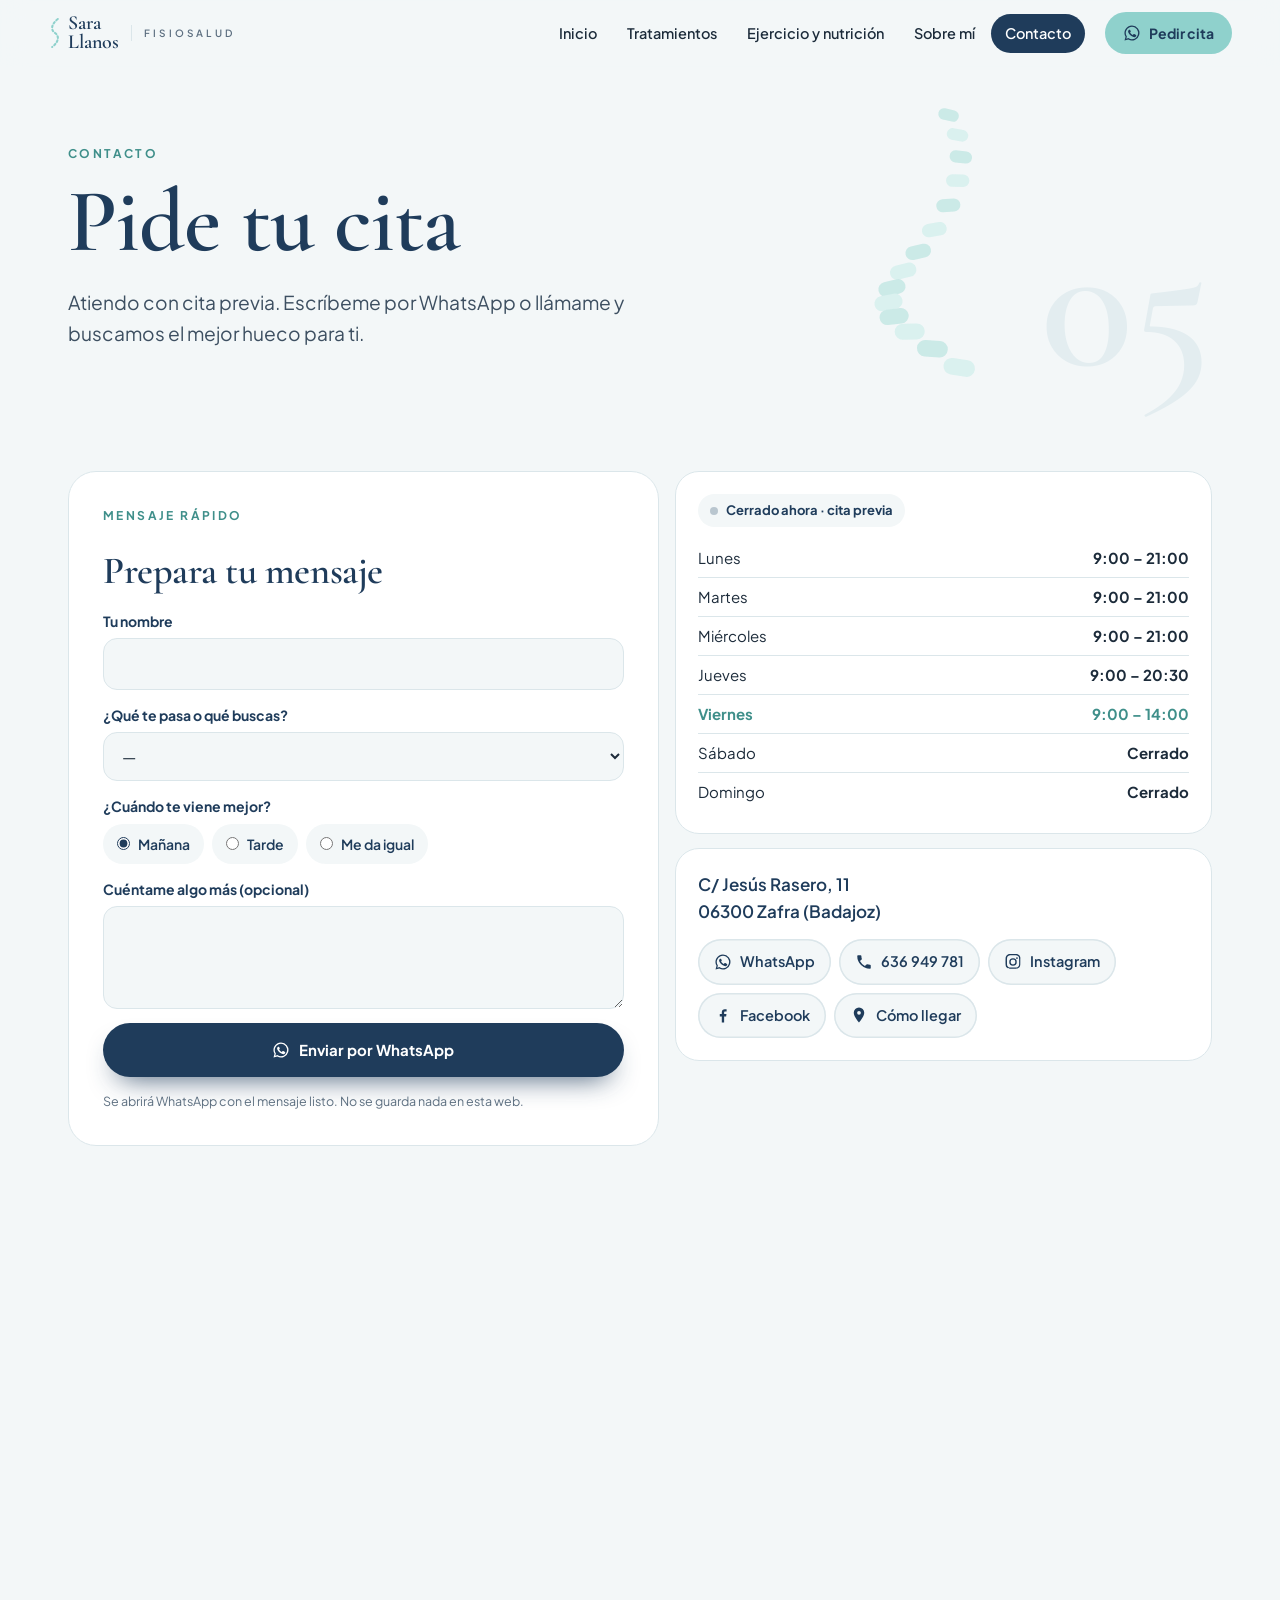
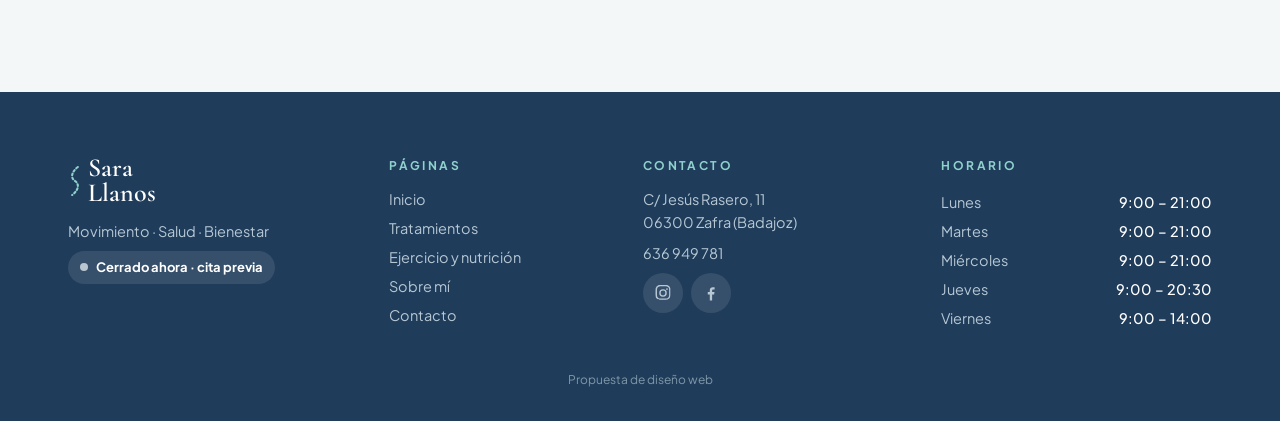
<file: contacto.html>
<!doctype html>
<html lang="es">
<head>
<meta charset="utf-8">
<meta name="viewport" content="width=device-width,initial-scale=1">
<title>Contacto · Fisiosalud Sara Llanos</title>
<meta name="description" content="Pide cita en Fisiosalud Sara Llanos, C/ Jesús Rasero 11, Zafra. Teléfono y WhatsApp 636 949 781.">
<meta name="theme-color" content="#f4f8f9">
<link rel="preconnect" href="https://fonts.googleapis.com"><link rel="preconnect" href="https://fonts.gstatic.com" crossorigin>
<link href="https://fonts.googleapis.com/css2?family=Cormorant+Garamond:ital,wght@0,500;0,600;1,500&family=Plus+Jakarta+Sans:wght@300..700&display=swap" rel="stylesheet">
<link rel="stylesheet" href="styles.css?v=1793385549">
</head>
<body><header class="top">
 <a class="brand" href="index.html?v=1793385549" aria-label="Fisiosalud Sara Llanos"><span class="logo"><svg viewBox="0 0 20 44" aria-hidden="true"><path d="M14 2C4 10 4 18 10 22s6 12-4 20"/></svg><span>Sara<br>Llanos</span></span><small>Fisiosalud</small></a>
 <nav class="nav"><a href="index.html?v=1793385549">Inicio</a><a href="tratamientos.html?v=1793385549">Tratamientos</a><a href="ejercicio.html?v=1793385549">Ejercicio y nutrición</a><a href="sobre-mi.html?v=1793385549">Sobre mí</a><a href="contacto.html?v=1793385549" class=on aria-current=page>Contacto</a></nav>
 <a class="hcta" href="https://wa.me/34636949781" target="_blank" rel="noopener"><svg viewBox="0 0 24 24"><path d="M12 2a10 10 0 0 0-8.6 15.1L2 22l5-1.3A10 10 0 1 0 12 2zm0 18.2c-1.5 0-3-.4-4.3-1.2l-.3-.2-3 .8.8-2.9-.2-.3A8.2 8.2 0 1 1 12 20.2zm4.5-6.1c-.2-.1-1.5-.7-1.7-.8-.2-.1-.4-.1-.6.1l-.8 1c-.1.2-.3.2-.5.1a6.7 6.7 0 0 1-3.3-2.9c-.3-.4.2-.4.7-1.4.1-.2 0-.3 0-.4l-.8-1.8c-.2-.5-.4-.4-.6-.4h-.5a1 1 0 0 0-.7.3c-.2.3-.9.9-.9 2.2s1 2.6 1.1 2.7c.1.2 1.9 2.9 4.6 4 1.7.7 2.4.8 3.2.7.5-.1 1.5-.6 1.8-1.2.2-.6.2-1.1.1-1.2l-.5-.3z"/></svg><span>Pedir cita</span></a>
 <button class="burger" aria-label="Menú" aria-expanded="false"><i></i><i></i></button>
</header>
<div class="mmenu" aria-hidden="true"><nav><a href="index.html?v=1793385549"><small>01</small>Inicio</a><a href="tratamientos.html?v=1793385549"><small>02</small>Tratamientos</a><a href="ejercicio.html?v=1793385549"><small>03</small>Ejercicio y nutrición</a><a href="sobre-mi.html?v=1793385549"><small>04</small>Sobre mí</a><a href="contacto.html?v=1793385549" class=on><small>05</small>Contacto</a></nav><div class="mfoot"><a href="https://wa.me/34636949781" target="_blank" rel="noopener"><svg viewBox="0 0 24 24"><path d="M12 2a10 10 0 0 0-8.6 15.1L2 22l5-1.3A10 10 0 1 0 12 2zm0 18.2c-1.5 0-3-.4-4.3-1.2l-.3-.2-3 .8.8-2.9-.2-.3A8.2 8.2 0 1 1 12 20.2zm4.5-6.1c-.2-.1-1.5-.7-1.7-.8-.2-.1-.4-.1-.6.1l-.8 1c-.1.2-.3.2-.5.1a6.7 6.7 0 0 1-3.3-2.9c-.3-.4.2-.4.7-1.4.1-.2 0-.3 0-.4l-.8-1.8c-.2-.5-.4-.4-.6-.4h-.5a1 1 0 0 0-.7.3c-.2.3-.9.9-.9 2.2s1 2.6 1.1 2.7c.1.2 1.9 2.9 4.6 4 1.7.7 2.4.8 3.2.7.5-.1 1.5-.6 1.8-1.2.2-.6.2-1.1.1-1.2l-.5-.3z"/></svg>WhatsApp</a><a href="tel:+34636949781"><svg viewBox="0 0 24 24"><path d="M6.6 10.8a15.1 15.1 0 0 0 6.6 6.6l2.2-2.2c.3-.3.7-.4 1-.2 1.1.4 2.3.6 3.6.6.6 0 1 .4 1 1V20c0 .6-.4 1-1 1A17 17 0 0 1 3 4c0-.6.4-1 1-1h3.5c.6 0 1 .4 1 1 0 1.3.2 2.5.6 3.6.1.3 0 .7-.2 1l-2.3 2.2z"/></svg>636 949 781</a></div></div>
<main class="page"><section class="banner"><div class="bw"><p class="kick">Contacto</p><h1>Pide tu cita</h1><p class="lead">Atiendo con cita previa. Escríbeme por WhatsApp o llámame y buscamos el mejor hueco para ti.</p></div><span class="bnum">05</span><svg class="bspine" viewBox="0 0 90 300" aria-hidden="true"><rect class="vb" style="--i:0" x="41.4" y="13.9" width="22.3" height="12.2" rx="6.1" transform="rotate(13.2 52.5 20.0)"/><rect class="vb" style="--i:1" x="48.2" y="33.7" width="23.2" height="12.6" rx="6.3" transform="rotate(10.4 59.8 40.0)"/><rect class="vb" style="--i:2" x="52.8" y="53.5" width="24.1" height="13.1" rx="6.5" transform="rotate(6.1 64.8 60.0)"/><rect class="vb" style="--i:3" x="54.5" y="73.2" width="25.0" height="13.5" rx="6.8" transform="rotate(0.9 67.0 80.0)"/><rect class="vb" style="--i:4" x="52.9" y="93.0" width="25.9" height="13.9" rx="7.0" transform="rotate(-4.5 65.8 100.0)"/><rect class="vb" style="--i:5" x="48.2" y="112.8" width="26.8" height="14.4" rx="7.2" transform="rotate(-9.2 61.6 120.0)"/><rect class="vb" style="--i:6" x="41.1" y="132.6" width="27.7" height="14.8" rx="7.4" transform="rotate(-12.5 55.0 140.0)"/><rect class="vb" style="--i:7" x="32.6" y="152.3" width="28.6" height="15.3" rx="7.6" transform="rotate(-13.9 46.9 160.0)"/><rect class="vb" style="--i:8" x="23.7" y="172.1" width="29.5" height="15.8" rx="7.9" transform="rotate(-13.4 38.5 180.0)"/><rect class="vb" style="--i:9" x="15.8" y="191.9" width="30.4" height="16.2" rx="8.1" transform="rotate(-10.8 31.0 200.0)"/><rect class="vb" style="--i:10" x="10.0" y="211.7" width="31.3" height="16.6" rx="8.3" transform="rotate(-6.7 25.6 220.0)"/><rect class="vb" style="--i:11" x="7.0" y="231.4" width="32.2" height="17.1" rx="8.6" transform="rotate(-1.5 23.1 240.0)"/><rect class="vb" style="--i:12" x="7.3" y="251.2" width="33.1" height="17.6" rx="8.8" transform="rotate(3.8 23.8 260.0)"/><rect class="vb" style="--i:13" x="10.7" y="271.0" width="34.0" height="18.0" rx="9.0" transform="rotate(8.6 27.7 280.0)"/></svg></section>
<section class="sec cgrid">
 <form class="wform rv" autocomplete="off">
  <p class="kick">Mensaje rápido</p><h2>Prepara tu mensaje</h2>
  <label>Tu nombre<input name="n" maxlength="40"></label>
  <label>¿Qué te pasa o qué buscas?<select name="s"><option value="">—</option><option>Dolor musculoesquelético</option><option>Cervicalgia</option><option>Lumbalgia</option><option>Artrosis</option><option>Esguinces y readaptación</option><option>Bruxismo</option><option>Terapia manual</option><option>Punción seca</option><option>Diatermia</option><option>Ejercicio terapéutico</option><option>Estilo de vida</option><option>Nutrición</option><option>Pilates</option></select></label>
  <fieldset><legend>¿Cuándo te viene mejor?</legend><label class="rd"><input type="radio" name="t" value="por la mañana" checked>Mañana</label><label class="rd"><input type="radio" name="t" value="por la tarde">Tarde</label><label class="rd"><input type="radio" name="t" value="cuando sea">Me da igual</label></fieldset>
  <label>Cuéntame algo más (opcional)<textarea name="m" rows="3" maxlength="300"></textarea></label>
  <button class="btn wa" type="submit"><svg viewBox="0 0 24 24"><path d="M12 2a10 10 0 0 0-8.6 15.1L2 22l5-1.3A10 10 0 1 0 12 2zm0 18.2c-1.5 0-3-.4-4.3-1.2l-.3-.2-3 .8.8-2.9-.2-.3A8.2 8.2 0 1 1 12 20.2zm4.5-6.1c-.2-.1-1.5-.7-1.7-.8-.2-.1-.4-.1-.6.1l-.8 1c-.1.2-.3.2-.5.1a6.7 6.7 0 0 1-3.3-2.9c-.3-.4.2-.4.7-1.4.1-.2 0-.3 0-.4l-.8-1.8c-.2-.5-.4-.4-.6-.4h-.5a1 1 0 0 0-.7.3c-.2.3-.9.9-.9 2.2s1 2.6 1.1 2.7c.1.2 1.9 2.9 4.6 4 1.7.7 2.4.8 3.2.7.5-.1 1.5-.6 1.8-1.2.2-.6.2-1.1.1-1.2l-.5-.3z"/></svg>Enviar por WhatsApp</button>
  <p class="fnote">Se abrirá WhatsApp con el mensaje listo. No se guarda nada en esta web.</p>
 </form>
 <div class="cinfo">
  <div class="card rv"><span class="open big" data-open></span><ul class="hours"><li data-d="1"><span>Lunes</span><b>9:00 – 21:00</b></li><li data-d="2"><span>Martes</span><b>9:00 – 21:00</b></li><li data-d="3"><span>Miércoles</span><b>9:00 – 21:00</b></li><li data-d="4"><span>Jueves</span><b>9:00 – 20:30</b></li><li data-d="5"><span>Viernes</span><b>9:00 – 14:00</b></li><li data-d="6"><span>Sábado</span><b>Cerrado</b></li><li data-d="0"><span>Domingo</span><b>Cerrado</b></li></ul></div>
  <div class="card rv"><address>C/ Jesús Rasero, 11<br>06300 Zafra (Badajoz)</address>
   <div class="links"><a class="ln wa" href="https://wa.me/34636949781" target="_blank" rel="noopener"><svg viewBox="0 0 24 24"><path d="M12 2a10 10 0 0 0-8.6 15.1L2 22l5-1.3A10 10 0 1 0 12 2zm0 18.2c-1.5 0-3-.4-4.3-1.2l-.3-.2-3 .8.8-2.9-.2-.3A8.2 8.2 0 1 1 12 20.2zm4.5-6.1c-.2-.1-1.5-.7-1.7-.8-.2-.1-.4-.1-.6.1l-.8 1c-.1.2-.3.2-.5.1a6.7 6.7 0 0 1-3.3-2.9c-.3-.4.2-.4.7-1.4.1-.2 0-.3 0-.4l-.8-1.8c-.2-.5-.4-.4-.6-.4h-.5a1 1 0 0 0-.7.3c-.2.3-.9.9-.9 2.2s1 2.6 1.1 2.7c.1.2 1.9 2.9 4.6 4 1.7.7 2.4.8 3.2.7.5-.1 1.5-.6 1.8-1.2.2-.6.2-1.1.1-1.2l-.5-.3z"/></svg>WhatsApp</a><a class="ln tel" href="tel:+34636949781"><svg viewBox="0 0 24 24"><path d="M6.6 10.8a15.1 15.1 0 0 0 6.6 6.6l2.2-2.2c.3-.3.7-.4 1-.2 1.1.4 2.3.6 3.6.6.6 0 1 .4 1 1V20c0 .6-.4 1-1 1A17 17 0 0 1 3 4c0-.6.4-1 1-1h3.5c.6 0 1 .4 1 1 0 1.3.2 2.5.6 3.6.1.3 0 .7-.2 1l-2.3 2.2z"/></svg>636 949 781</a><a class="ln ig" href="https://www.instagram.com/sllanoscerrato/" target="_blank" rel="noopener"><svg viewBox="0 0 24 24"><path d="M12 7a5 5 0 1 0 0 10 5 5 0 0 0 0-10zm0 8.2a3.2 3.2 0 1 1 0-6.4 3.2 3.2 0 0 1 0 6.4zM17.3 5.5a1.2 1.2 0 1 0 0 2.4 1.2 1.2 0 0 0 0-2.4zM21.9 7.2c-.1-1.6-.4-3-1.6-4.2S17.6 1.5 16 1.4C14.3 1.3 9.7 1.3 8 1.4c-1.6.1-3 .4-4.2 1.6S2.2 5.6 2.1 7.2C2 8.9 2 13.5 2.1 15.2c.1 1.6.4 3 1.6 4.2s2.6 1.5 4.2 1.6c1.7.1 6.3.1 8 0 1.6-.1 3-.4 4.2-1.6s1.5-2.6 1.6-4.2c.1-1.7.1-6.3 0-8zm-2.1 9.9a3.3 3.3 0 0 1-1.8 1.8c-1.3.5-4.3.4-5.9.4s-4.6.1-5.9-.4a3.3 3.3 0 0 1-1.8-1.8c-.5-1.3-.4-4.3-.4-5.9s-.1-4.6.4-5.9A3.3 3.3 0 0 1 6.2 3.5c1.3-.5 4.3-.4 5.9-.4s4.6-.1 5.9.4a3.3 3.3 0 0 1 1.8 1.8c.5 1.3.4 4.3.4 5.9s.1 4.6-.4 5.9z"/></svg>Instagram</a><a class="ln fb" href="https://www.facebook.com/1641052152825015" target="_blank" rel="noopener"><svg viewBox="0 0 24 24"><path d="M13.5 22v-8h2.7l.4-3.2h-3.1V8.8c0-.9.3-1.5 1.6-1.5h1.7V4.4c-.3 0-1.3-.1-2.4-.1-2.4 0-4 1.5-4 4.1v2.4H7.7V14h2.7v8h3.1z"/></svg>Facebook</a><a class="ln map" href="https://www.google.com/maps/place/?q=place_id:ChIJExtbWk5VEQ0Rj_UMYLas8EI" target="_blank" rel="noopener"><svg viewBox="0 0 24 24"><path d="M12 2a7 7 0 0 0-7 7c0 5.2 7 13 7 13s7-7.8 7-13a7 7 0 0 0-7-7zm0 9.5A2.5 2.5 0 1 1 12 6.5a2.5 2.5 0 0 1 0 5z"/></svg>Cómo llegar</a></div></div>
 </div>
</section>
<section class="sec mapfull rv"><iframe title="Mapa" loading="lazy" src="https://www.google.com/maps?q=Fisiosalud+Zafra+Sara+Llanos,+Calle+Jesus+Rasero+11,+Zafra&output=embed"></iframe></section>
</main>
<footer class="foot">
 <div class="fw">
  <div class="fbrand"><span class="logo"><svg viewBox="0 0 20 44" aria-hidden="true"><path d="M14 2C4 10 4 18 10 22s6 12-4 20"/></svg><span>Sara<br>Llanos</span></span><p>Movimiento · Salud · Bienestar</p><span class="open" data-open></span></div>
  <div><h4>Páginas</h4><div class="flinks"><a href="index.html?v=1793385549">Inicio</a><a href="tratamientos.html?v=1793385549">Tratamientos</a><a href="ejercicio.html?v=1793385549">Ejercicio y nutrición</a><a href="sobre-mi.html?v=1793385549">Sobre mí</a><a href="contacto.html?v=1793385549">Contacto</a></div></div>
  <div><h4>Contacto</h4><p>C/ Jesús Rasero, 11<br>06300 Zafra (Badajoz)</p><p><a href="tel:+34636949781">636 949 781</a></p><div class="soc"><a href="https://www.instagram.com/sllanoscerrato/" target="_blank" rel="noopener" aria-label="Instagram" class="s-ig"><svg viewBox="0 0 24 24"><path d="M12 7a5 5 0 1 0 0 10 5 5 0 0 0 0-10zm0 8.2a3.2 3.2 0 1 1 0-6.4 3.2 3.2 0 0 1 0 6.4zM17.3 5.5a1.2 1.2 0 1 0 0 2.4 1.2 1.2 0 0 0 0-2.4zM21.9 7.2c-.1-1.6-.4-3-1.6-4.2S17.6 1.5 16 1.4C14.3 1.3 9.7 1.3 8 1.4c-1.6.1-3 .4-4.2 1.6S2.2 5.6 2.1 7.2C2 8.9 2 13.5 2.1 15.2c.1 1.6.4 3 1.6 4.2s2.6 1.5 4.2 1.6c1.7.1 6.3.1 8 0 1.6-.1 3-.4 4.2-1.6s1.5-2.6 1.6-4.2c.1-1.7.1-6.3 0-8zm-2.1 9.9a3.3 3.3 0 0 1-1.8 1.8c-1.3.5-4.3.4-5.9.4s-4.6.1-5.9-.4a3.3 3.3 0 0 1-1.8-1.8c-.5-1.3-.4-4.3-.4-5.9s-.1-4.6.4-5.9A3.3 3.3 0 0 1 6.2 3.5c1.3-.5 4.3-.4 5.9-.4s4.6-.1 5.9.4a3.3 3.3 0 0 1 1.8 1.8c.5 1.3.4 4.3.4 5.9s.1 4.6-.4 5.9z"/></svg></a><a href="https://www.facebook.com/1641052152825015" target="_blank" rel="noopener" aria-label="Facebook" class="s-fb"><svg viewBox="0 0 24 24"><path d="M13.5 22v-8h2.7l.4-3.2h-3.1V8.8c0-.9.3-1.5 1.6-1.5h1.7V4.4c-.3 0-1.3-.1-2.4-.1-2.4 0-4 1.5-4 4.1v2.4H7.7V14h2.7v8h3.1z"/></svg></a></div></div>
  <div><h4>Horario</h4><ul class="fh"><li><span>Lunes</span><b>9:00 – 21:00</b></li><li><span>Martes</span><b>9:00 – 21:00</b></li><li><span>Miércoles</span><b>9:00 – 21:00</b></li><li><span>Jueves</span><b>9:00 – 20:30</b></li><li><span>Viernes</span><b>9:00 – 14:00</b></li></ul></div>
 </div>
 <p class="prop">Propuesta de diseño web</p>
</footer>
<script>window.FZ_HOURS=[["9:00", "21:00"], ["9:00", "21:00"], ["9:00", "21:00"], ["9:00", "20:30"], ["9:00", "14:00"], [null, null], [null, null]];window.FZ_WA="https://wa.me/34636949781";</script>
<script src="script.js?v=1793385549"></script>
</body>
</html>
</file>
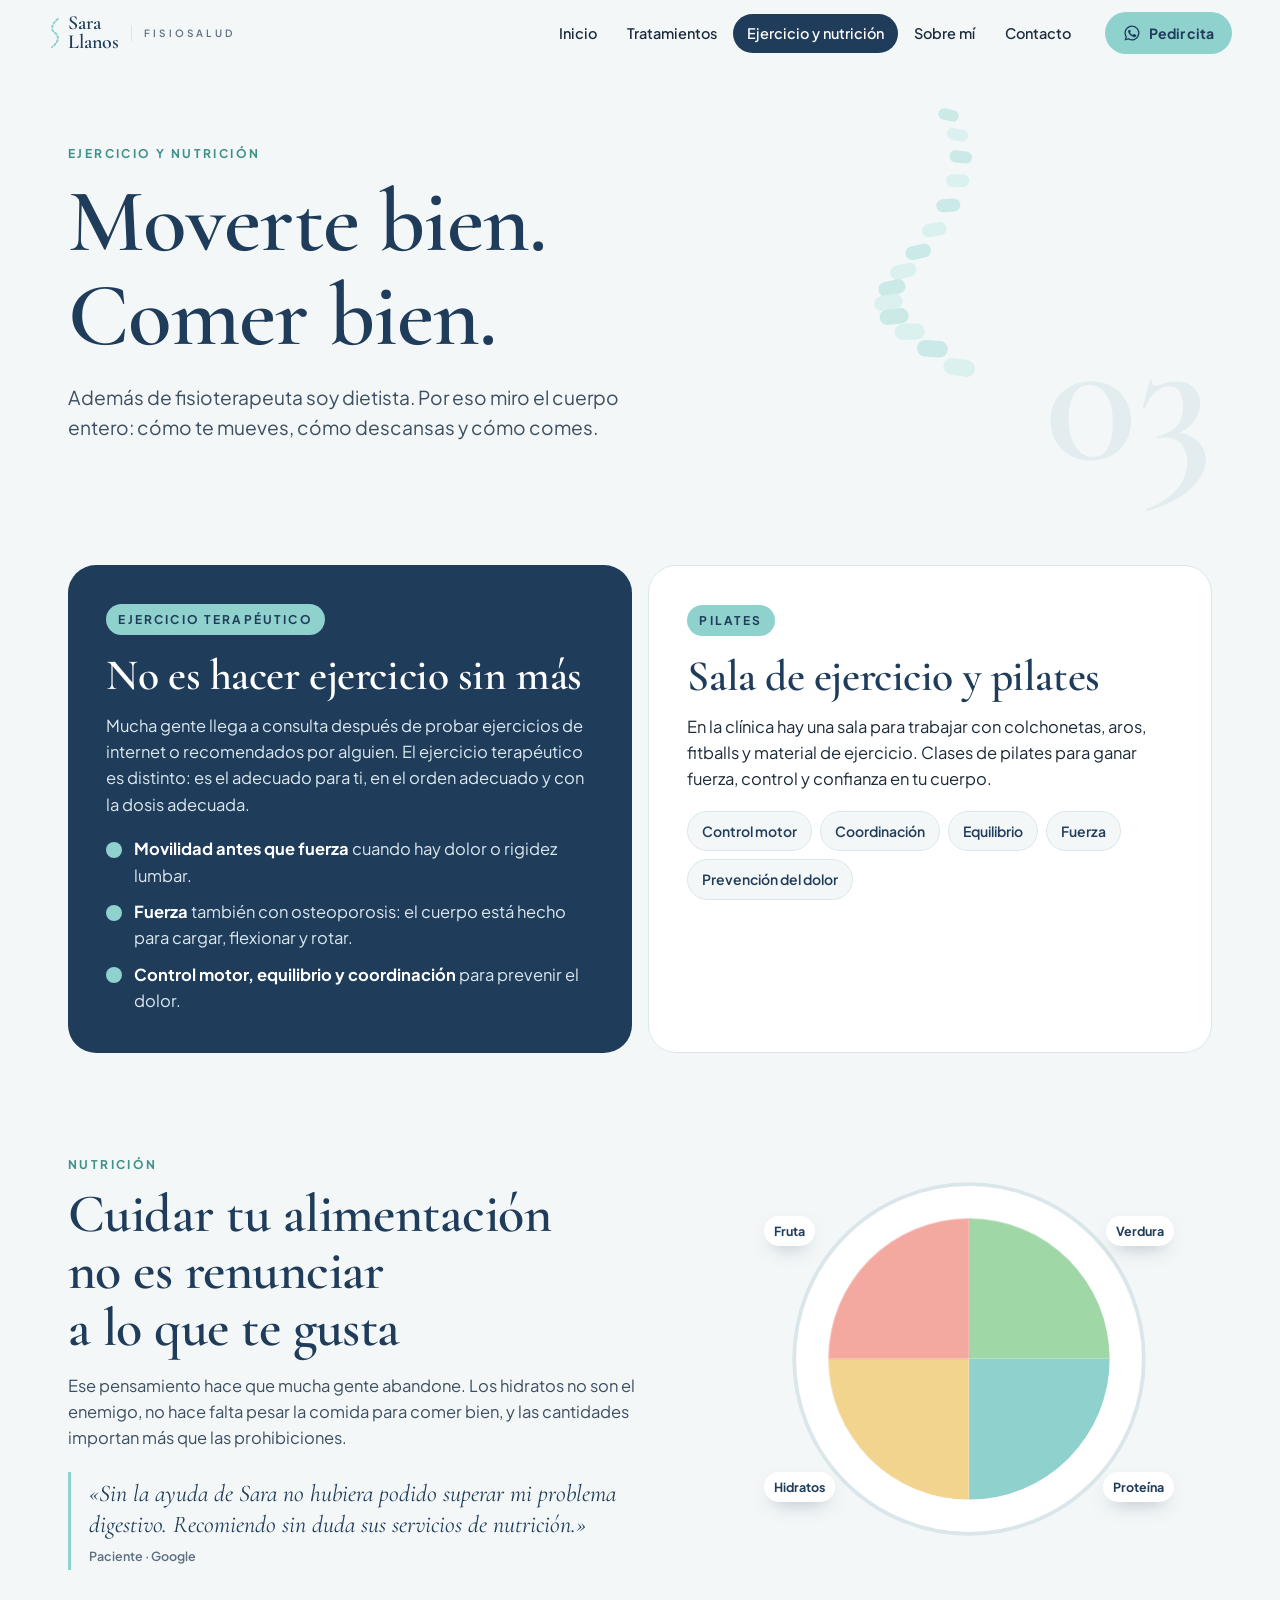
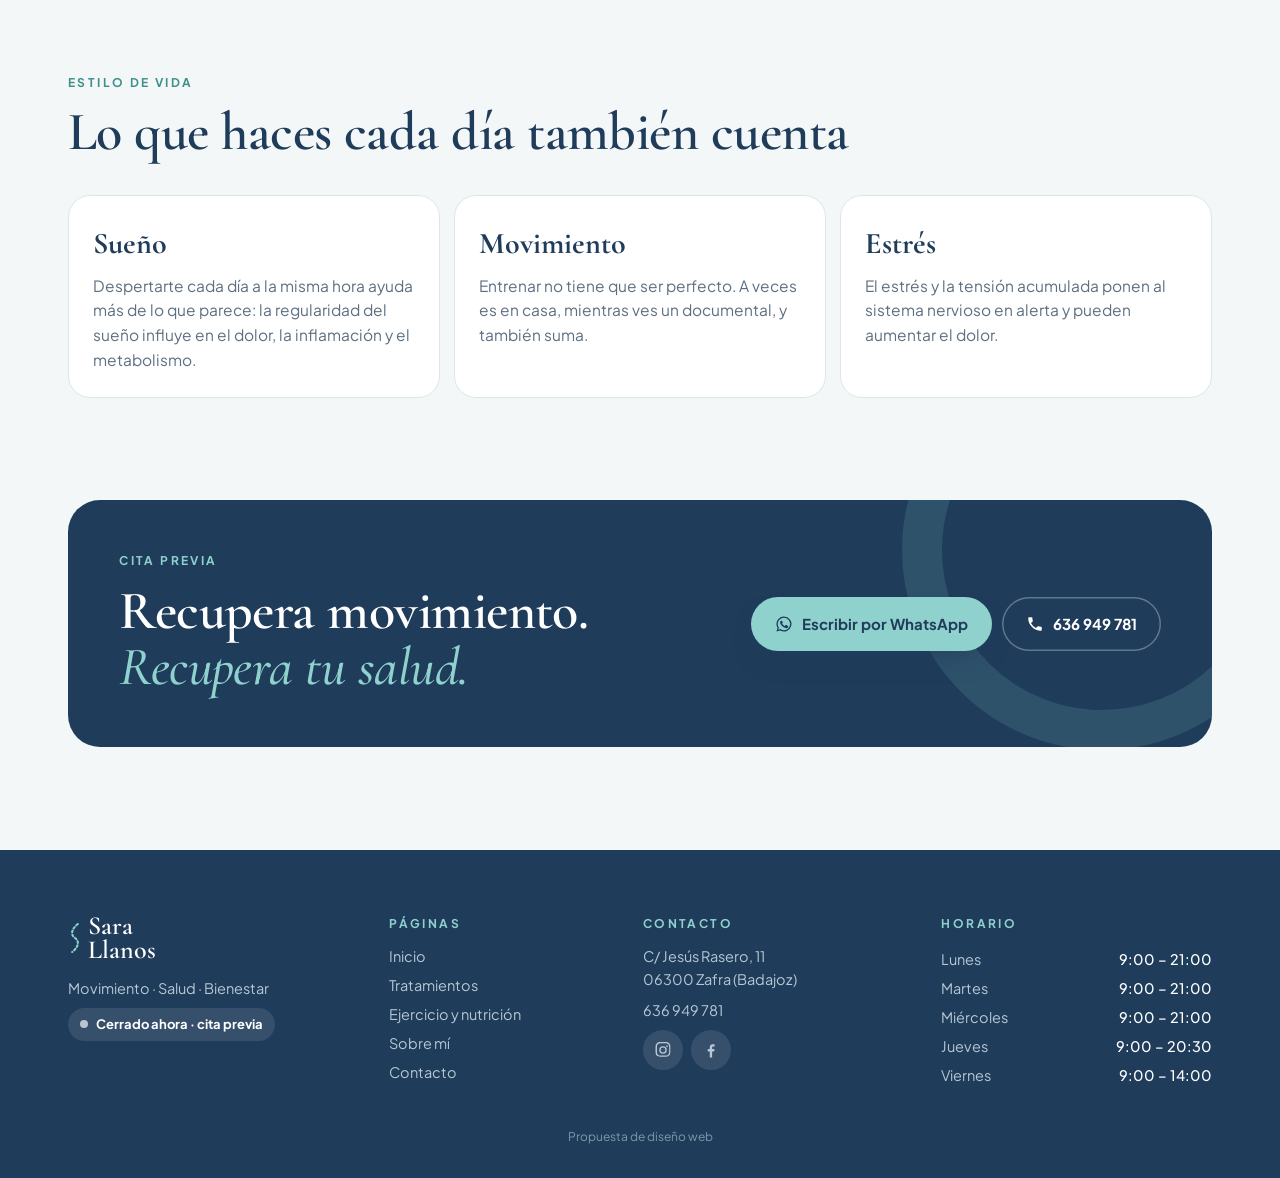
<file: ejercicio.html>
<!doctype html>
<html lang="es">
<head>
<meta charset="utf-8">
<meta name="viewport" content="width=device-width,initial-scale=1">
<title>Ejercicio y nutrición · Fisiosalud Sara Llanos</title>
<meta name="description" content="Ejercicio terapéutico, pilates y nutrición en Zafra con Sara Llanos, fisioterapeuta y dietista.">
<meta name="theme-color" content="#f4f8f9">
<link rel="preconnect" href="https://fonts.googleapis.com"><link rel="preconnect" href="https://fonts.gstatic.com" crossorigin>
<link href="https://fonts.googleapis.com/css2?family=Cormorant+Garamond:ital,wght@0,500;0,600;1,500&family=Plus+Jakarta+Sans:wght@300..700&display=swap" rel="stylesheet">
<link rel="stylesheet" href="styles.css?v=1793385549">
</head>
<body><header class="top">
 <a class="brand" href="index.html?v=1793385549" aria-label="Fisiosalud Sara Llanos"><span class="logo"><svg viewBox="0 0 20 44" aria-hidden="true"><path d="M14 2C4 10 4 18 10 22s6 12-4 20"/></svg><span>Sara<br>Llanos</span></span><small>Fisiosalud</small></a>
 <nav class="nav"><a href="index.html?v=1793385549">Inicio</a><a href="tratamientos.html?v=1793385549">Tratamientos</a><a href="ejercicio.html?v=1793385549" class=on aria-current=page>Ejercicio y nutrición</a><a href="sobre-mi.html?v=1793385549">Sobre mí</a><a href="contacto.html?v=1793385549">Contacto</a></nav>
 <a class="hcta" href="https://wa.me/34636949781" target="_blank" rel="noopener"><svg viewBox="0 0 24 24"><path d="M12 2a10 10 0 0 0-8.6 15.1L2 22l5-1.3A10 10 0 1 0 12 2zm0 18.2c-1.5 0-3-.4-4.3-1.2l-.3-.2-3 .8.8-2.9-.2-.3A8.2 8.2 0 1 1 12 20.2zm4.5-6.1c-.2-.1-1.5-.7-1.7-.8-.2-.1-.4-.1-.6.1l-.8 1c-.1.2-.3.2-.5.1a6.7 6.7 0 0 1-3.3-2.9c-.3-.4.2-.4.7-1.4.1-.2 0-.3 0-.4l-.8-1.8c-.2-.5-.4-.4-.6-.4h-.5a1 1 0 0 0-.7.3c-.2.3-.9.9-.9 2.2s1 2.6 1.1 2.7c.1.2 1.9 2.9 4.6 4 1.7.7 2.4.8 3.2.7.5-.1 1.5-.6 1.8-1.2.2-.6.2-1.1.1-1.2l-.5-.3z"/></svg><span>Pedir cita</span></a>
 <button class="burger" aria-label="Menú" aria-expanded="false"><i></i><i></i></button>
</header>
<div class="mmenu" aria-hidden="true"><nav><a href="index.html?v=1793385549"><small>01</small>Inicio</a><a href="tratamientos.html?v=1793385549"><small>02</small>Tratamientos</a><a href="ejercicio.html?v=1793385549" class=on><small>03</small>Ejercicio y nutrición</a><a href="sobre-mi.html?v=1793385549"><small>04</small>Sobre mí</a><a href="contacto.html?v=1793385549"><small>05</small>Contacto</a></nav><div class="mfoot"><a href="https://wa.me/34636949781" target="_blank" rel="noopener"><svg viewBox="0 0 24 24"><path d="M12 2a10 10 0 0 0-8.6 15.1L2 22l5-1.3A10 10 0 1 0 12 2zm0 18.2c-1.5 0-3-.4-4.3-1.2l-.3-.2-3 .8.8-2.9-.2-.3A8.2 8.2 0 1 1 12 20.2zm4.5-6.1c-.2-.1-1.5-.7-1.7-.8-.2-.1-.4-.1-.6.1l-.8 1c-.1.2-.3.2-.5.1a6.7 6.7 0 0 1-3.3-2.9c-.3-.4.2-.4.7-1.4.1-.2 0-.3 0-.4l-.8-1.8c-.2-.5-.4-.4-.6-.4h-.5a1 1 0 0 0-.7.3c-.2.3-.9.9-.9 2.2s1 2.6 1.1 2.7c.1.2 1.9 2.9 4.6 4 1.7.7 2.4.8 3.2.7.5-.1 1.5-.6 1.8-1.2.2-.6.2-1.1.1-1.2l-.5-.3z"/></svg>WhatsApp</a><a href="tel:+34636949781"><svg viewBox="0 0 24 24"><path d="M6.6 10.8a15.1 15.1 0 0 0 6.6 6.6l2.2-2.2c.3-.3.7-.4 1-.2 1.1.4 2.3.6 3.6.6.6 0 1 .4 1 1V20c0 .6-.4 1-1 1A17 17 0 0 1 3 4c0-.6.4-1 1-1h3.5c.6 0 1 .4 1 1 0 1.3.2 2.5.6 3.6.1.3 0 .7-.2 1l-2.3 2.2z"/></svg>636 949 781</a></div></div>
<main class="page"><section class="banner"><div class="bw"><p class="kick">Ejercicio y nutrición</p><h1>Moverte bien.<br>Comer bien.</h1><p class="lead">Además de fisioterapeuta soy dietista. Por eso miro el cuerpo entero: cómo te mueves, cómo descansas y cómo comes.</p></div><span class="bnum">03</span><svg class="bspine" viewBox="0 0 90 300" aria-hidden="true"><rect class="vb" style="--i:0" x="41.4" y="13.9" width="22.3" height="12.2" rx="6.1" transform="rotate(13.2 52.5 20.0)"/><rect class="vb" style="--i:1" x="48.2" y="33.7" width="23.2" height="12.6" rx="6.3" transform="rotate(10.4 59.8 40.0)"/><rect class="vb" style="--i:2" x="52.8" y="53.5" width="24.1" height="13.1" rx="6.5" transform="rotate(6.1 64.8 60.0)"/><rect class="vb" style="--i:3" x="54.5" y="73.2" width="25.0" height="13.5" rx="6.8" transform="rotate(0.9 67.0 80.0)"/><rect class="vb" style="--i:4" x="52.9" y="93.0" width="25.9" height="13.9" rx="7.0" transform="rotate(-4.5 65.8 100.0)"/><rect class="vb" style="--i:5" x="48.2" y="112.8" width="26.8" height="14.4" rx="7.2" transform="rotate(-9.2 61.6 120.0)"/><rect class="vb" style="--i:6" x="41.1" y="132.6" width="27.7" height="14.8" rx="7.4" transform="rotate(-12.5 55.0 140.0)"/><rect class="vb" style="--i:7" x="32.6" y="152.3" width="28.6" height="15.3" rx="7.6" transform="rotate(-13.9 46.9 160.0)"/><rect class="vb" style="--i:8" x="23.7" y="172.1" width="29.5" height="15.8" rx="7.9" transform="rotate(-13.4 38.5 180.0)"/><rect class="vb" style="--i:9" x="15.8" y="191.9" width="30.4" height="16.2" rx="8.1" transform="rotate(-10.8 31.0 200.0)"/><rect class="vb" style="--i:10" x="10.0" y="211.7" width="31.3" height="16.6" rx="8.3" transform="rotate(-6.7 25.6 220.0)"/><rect class="vb" style="--i:11" x="7.0" y="231.4" width="32.2" height="17.1" rx="8.6" transform="rotate(-1.5 23.1 240.0)"/><rect class="vb" style="--i:12" x="7.3" y="251.2" width="33.1" height="17.6" rx="8.8" transform="rotate(3.8 23.8 260.0)"/><rect class="vb" style="--i:13" x="10.7" y="271.0" width="34.0" height="18.0" rx="9.0" transform="rotate(8.6 27.7 280.0)"/></svg></section>
<section class="sec duo">
 <article class="dcard ex rv">
  <span class="dk">Ejercicio terapéutico</span>
  <h2>No es hacer ejercicio sin más</h2>
  <p>Mucha gente llega a consulta después de probar ejercicios de internet o recomendados por alguien. El ejercicio terapéutico es distinto: es el adecuado para ti, en el orden adecuado y con la dosis adecuada.</p>
  <ul class="ticks"><li><b>Movilidad antes que fuerza</b> cuando hay dolor o rigidez lumbar.</li><li><b>Fuerza</b> también con osteoporosis: el cuerpo está hecho para cargar, flexionar y rotar.</li><li><b>Control motor, equilibrio y coordinación</b> para prevenir el dolor.</li></ul>
 </article>
 <article class="dcard pil2 rv">
  <span class="dk">Pilates</span>
  <h2>Sala de ejercicio y pilates</h2>
  <p>En la clínica hay una sala para trabajar con colchonetas, aros, fitballs y material de ejercicio. Clases de pilates para ganar fuerza, control y confianza en tu cuerpo.</p>
  <div class="pills"><span>Control motor</span><span>Coordinación</span><span>Equilibrio</span><span>Fuerza</span><span>Prevención del dolor</span></div>
 </article>
</section>
<section class="sec nut">
 <div class="ntx rv"><p class="kick">Nutrición</p><h2>Cuidar tu alimentación no es renunciar a lo que te gusta</h2>
 <p>Ese pensamiento hace que mucha gente abandone. Los hidratos no son el enemigo, no hace falta pesar la comida para comer bien, y las cantidades importan más que las prohibiciones.</p>
 <blockquote class="nq">«Sin la ayuda de Sara no hubiera podido superar mi problema digestivo. Recomiendo sin duda sus servicios de nutrición.»<cite>Paciente · Google</cite></blockquote></div>
 <div class="plate rv" aria-hidden="true"><svg viewBox="0 0 200 200"><circle cx="100" cy="100" r="92" class="p0"/><circle cx="100" cy="100" r="74" class="p1"/><path class="q q1" d="M100 100V26a74 74 0 0 1 74 74z"/><path class="q q2" d="M100 100h74a74 74 0 0 1-74 74z"/><path class="q q3" d="M100 100v74a74 74 0 0 1-74-74z"/><path class="q q4" d="M100 100H26a74 74 0 0 1 74-74z"/></svg><span class="pl a">Verdura</span><span class="pl b">Proteína</span><span class="pl c">Hidratos</span><span class="pl d">Fruta</span></div>
</section>
<section class="sec habits"><div class="head rv"><p class="kick">Estilo de vida</p><h2>Lo que haces cada día también cuenta</h2></div>
 <div class="hgrid">
  <div class="hb rv"><b>Sueño</b><p>Despertarte cada día a la misma hora ayuda más de lo que parece: la regularidad del sueño influye en el dolor, la inflamación y el metabolismo.</p></div>
  <div class="hb rv" style="--d:100ms"><b>Movimiento</b><p>Entrenar no tiene que ser perfecto. A veces es en casa, mientras ves un documental, y también suma.</p></div>
  <div class="hb rv" style="--d:200ms"><b>Estrés</b><p>El estrés y la tensión acumulada ponen al sistema nervioso en alerta y pueden aumentar el dolor.</p></div>
 </div>
</section>
<section class="ctaband rv"><div class="cbw">
 <div><p class="kick">Cita previa</p><h2>Recupera movimiento.<br><em>Recupera tu salud.</em></h2></div>
 <div class="cbb"><a class="btn wa" href="https://wa.me/34636949781" target="_blank" rel="noopener"><svg viewBox="0 0 24 24"><path d="M12 2a10 10 0 0 0-8.6 15.1L2 22l5-1.3A10 10 0 1 0 12 2zm0 18.2c-1.5 0-3-.4-4.3-1.2l-.3-.2-3 .8.8-2.9-.2-.3A8.2 8.2 0 1 1 12 20.2zm4.5-6.1c-.2-.1-1.5-.7-1.7-.8-.2-.1-.4-.1-.6.1l-.8 1c-.1.2-.3.2-.5.1a6.7 6.7 0 0 1-3.3-2.9c-.3-.4.2-.4.7-1.4.1-.2 0-.3 0-.4l-.8-1.8c-.2-.5-.4-.4-.6-.4h-.5a1 1 0 0 0-.7.3c-.2.3-.9.9-.9 2.2s1 2.6 1.1 2.7c.1.2 1.9 2.9 4.6 4 1.7.7 2.4.8 3.2.7.5-.1 1.5-.6 1.8-1.2.2-.6.2-1.1.1-1.2l-.5-.3z"/></svg>Escribir por WhatsApp</a><a class="btn ghost" href="tel:+34636949781"><svg viewBox="0 0 24 24"><path d="M6.6 10.8a15.1 15.1 0 0 0 6.6 6.6l2.2-2.2c.3-.3.7-.4 1-.2 1.1.4 2.3.6 3.6.6.6 0 1 .4 1 1V20c0 .6-.4 1-1 1A17 17 0 0 1 3 4c0-.6.4-1 1-1h3.5c.6 0 1 .4 1 1 0 1.3.2 2.5.6 3.6.1.3 0 .7-.2 1l-2.3 2.2z"/></svg>636 949 781</a></div>
</div></section></main>
<footer class="foot">
 <div class="fw">
  <div class="fbrand"><span class="logo"><svg viewBox="0 0 20 44" aria-hidden="true"><path d="M14 2C4 10 4 18 10 22s6 12-4 20"/></svg><span>Sara<br>Llanos</span></span><p>Movimiento · Salud · Bienestar</p><span class="open" data-open></span></div>
  <div><h4>Páginas</h4><div class="flinks"><a href="index.html?v=1793385549">Inicio</a><a href="tratamientos.html?v=1793385549">Tratamientos</a><a href="ejercicio.html?v=1793385549">Ejercicio y nutrición</a><a href="sobre-mi.html?v=1793385549">Sobre mí</a><a href="contacto.html?v=1793385549">Contacto</a></div></div>
  <div><h4>Contacto</h4><p>C/ Jesús Rasero, 11<br>06300 Zafra (Badajoz)</p><p><a href="tel:+34636949781">636 949 781</a></p><div class="soc"><a href="https://www.instagram.com/sllanoscerrato/" target="_blank" rel="noopener" aria-label="Instagram" class="s-ig"><svg viewBox="0 0 24 24"><path d="M12 7a5 5 0 1 0 0 10 5 5 0 0 0 0-10zm0 8.2a3.2 3.2 0 1 1 0-6.4 3.2 3.2 0 0 1 0 6.4zM17.3 5.5a1.2 1.2 0 1 0 0 2.4 1.2 1.2 0 0 0 0-2.4zM21.9 7.2c-.1-1.6-.4-3-1.6-4.2S17.6 1.5 16 1.4C14.3 1.3 9.7 1.3 8 1.4c-1.6.1-3 .4-4.2 1.6S2.2 5.6 2.1 7.2C2 8.9 2 13.5 2.1 15.2c.1 1.6.4 3 1.6 4.2s2.6 1.5 4.2 1.6c1.7.1 6.3.1 8 0 1.6-.1 3-.4 4.2-1.6s1.5-2.6 1.6-4.2c.1-1.7.1-6.3 0-8zm-2.1 9.9a3.3 3.3 0 0 1-1.8 1.8c-1.3.5-4.3.4-5.9.4s-4.6.1-5.9-.4a3.3 3.3 0 0 1-1.8-1.8c-.5-1.3-.4-4.3-.4-5.9s-.1-4.6.4-5.9A3.3 3.3 0 0 1 6.2 3.5c1.3-.5 4.3-.4 5.9-.4s4.6-.1 5.9.4a3.3 3.3 0 0 1 1.8 1.8c.5 1.3.4 4.3.4 5.9s.1 4.6-.4 5.9z"/></svg></a><a href="https://www.facebook.com/1641052152825015" target="_blank" rel="noopener" aria-label="Facebook" class="s-fb"><svg viewBox="0 0 24 24"><path d="M13.5 22v-8h2.7l.4-3.2h-3.1V8.8c0-.9.3-1.5 1.6-1.5h1.7V4.4c-.3 0-1.3-.1-2.4-.1-2.4 0-4 1.5-4 4.1v2.4H7.7V14h2.7v8h3.1z"/></svg></a></div></div>
  <div><h4>Horario</h4><ul class="fh"><li><span>Lunes</span><b>9:00 – 21:00</b></li><li><span>Martes</span><b>9:00 – 21:00</b></li><li><span>Miércoles</span><b>9:00 – 21:00</b></li><li><span>Jueves</span><b>9:00 – 20:30</b></li><li><span>Viernes</span><b>9:00 – 14:00</b></li></ul></div>
 </div>
 <p class="prop">Propuesta de diseño web</p>
</footer>
<script>window.FZ_HOURS=[["9:00", "21:00"], ["9:00", "21:00"], ["9:00", "21:00"], ["9:00", "20:30"], ["9:00", "14:00"], [null, null], [null, null]];window.FZ_WA="https://wa.me/34636949781";</script>
<script src="script.js?v=1793385549"></script>
</body>
</html>
</file>
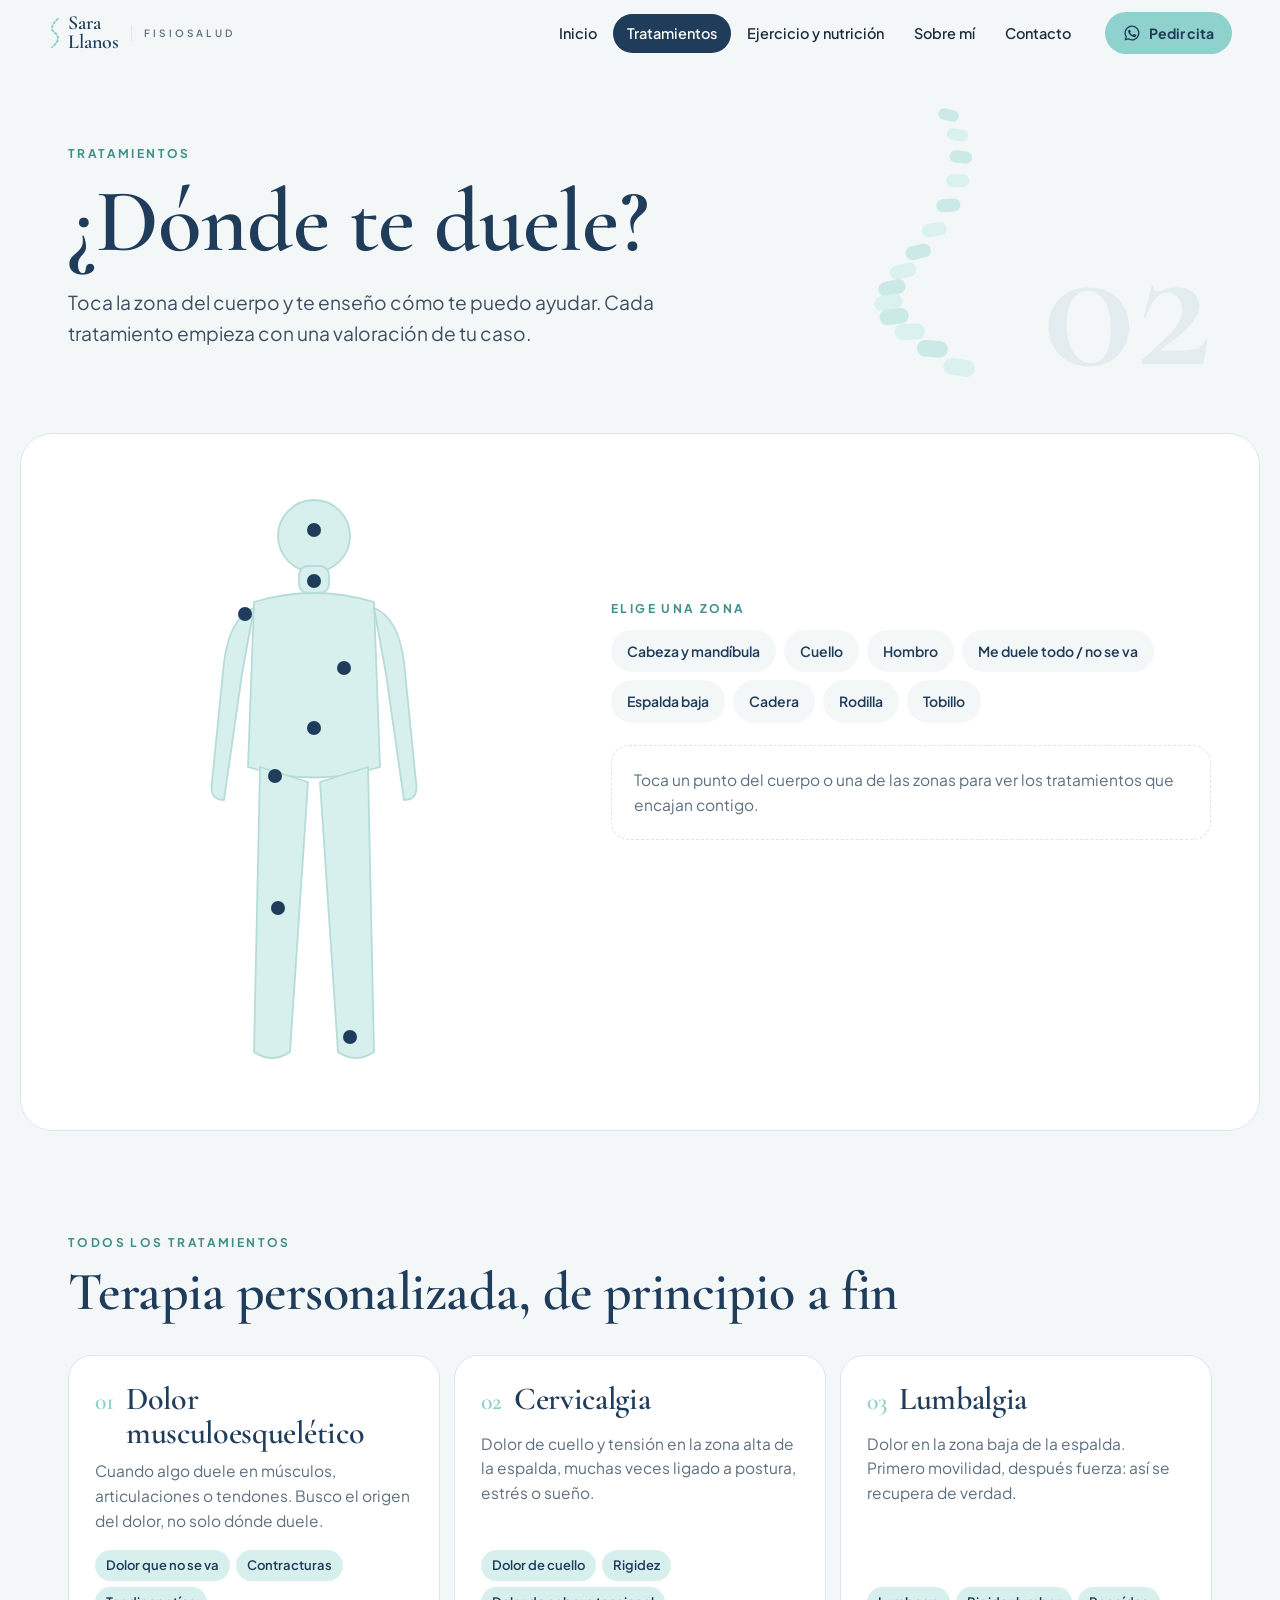
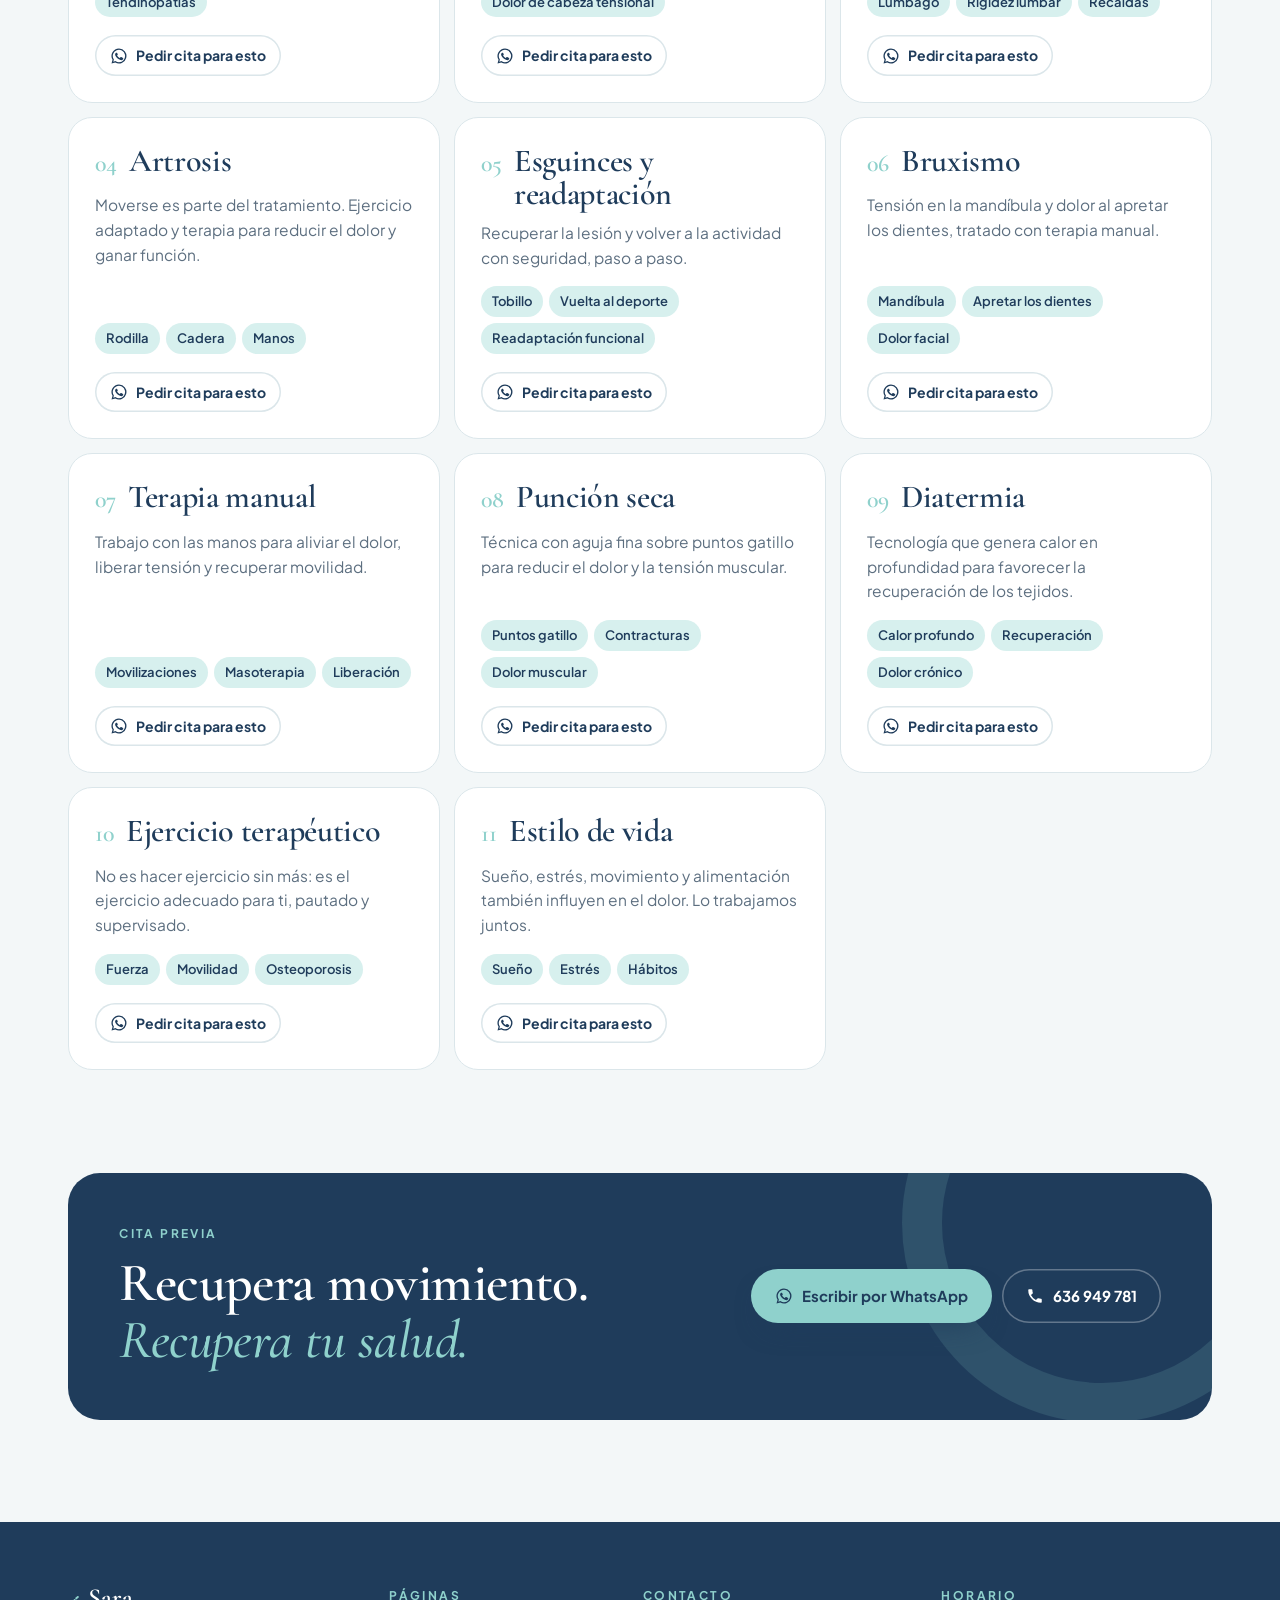
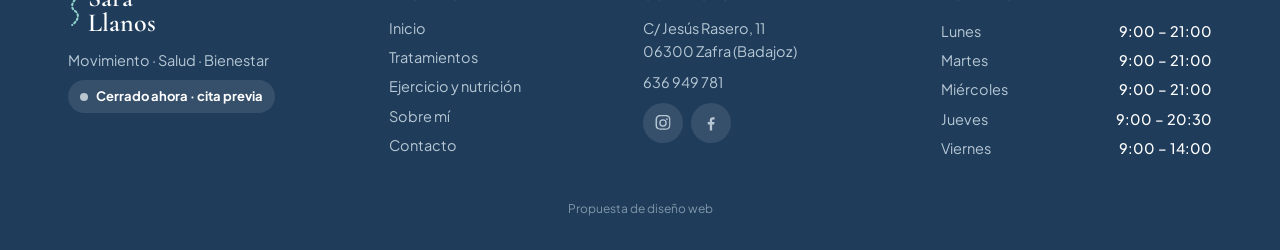
<file: tratamientos.html>
<!doctype html>
<html lang="es">
<head>
<meta charset="utf-8">
<meta name="viewport" content="width=device-width,initial-scale=1">
<title>Tratamientos · Fisiosalud Sara Llanos</title>
<meta name="description" content="Tratamientos de fisioterapia en Zafra: cervicalgia, lumbalgia, artrosis, esguinces, bruxismo, punción seca, terapia manual, diatermia y ejercicio terapéutico.">
<meta name="theme-color" content="#f4f8f9">
<link rel="preconnect" href="https://fonts.googleapis.com"><link rel="preconnect" href="https://fonts.gstatic.com" crossorigin>
<link href="https://fonts.googleapis.com/css2?family=Cormorant+Garamond:ital,wght@0,500;0,600;1,500&family=Plus+Jakarta+Sans:wght@300..700&display=swap" rel="stylesheet">
<link rel="stylesheet" href="styles.css?v=1793385549">
</head>
<body><header class="top">
 <a class="brand" href="index.html?v=1793385549" aria-label="Fisiosalud Sara Llanos"><span class="logo"><svg viewBox="0 0 20 44" aria-hidden="true"><path d="M14 2C4 10 4 18 10 22s6 12-4 20"/></svg><span>Sara<br>Llanos</span></span><small>Fisiosalud</small></a>
 <nav class="nav"><a href="index.html?v=1793385549">Inicio</a><a href="tratamientos.html?v=1793385549" class=on aria-current=page>Tratamientos</a><a href="ejercicio.html?v=1793385549">Ejercicio y nutrición</a><a href="sobre-mi.html?v=1793385549">Sobre mí</a><a href="contacto.html?v=1793385549">Contacto</a></nav>
 <a class="hcta" href="https://wa.me/34636949781" target="_blank" rel="noopener"><svg viewBox="0 0 24 24"><path d="M12 2a10 10 0 0 0-8.6 15.1L2 22l5-1.3A10 10 0 1 0 12 2zm0 18.2c-1.5 0-3-.4-4.3-1.2l-.3-.2-3 .8.8-2.9-.2-.3A8.2 8.2 0 1 1 12 20.2zm4.5-6.1c-.2-.1-1.5-.7-1.7-.8-.2-.1-.4-.1-.6.1l-.8 1c-.1.2-.3.2-.5.1a6.7 6.7 0 0 1-3.3-2.9c-.3-.4.2-.4.7-1.4.1-.2 0-.3 0-.4l-.8-1.8c-.2-.5-.4-.4-.6-.4h-.5a1 1 0 0 0-.7.3c-.2.3-.9.9-.9 2.2s1 2.6 1.1 2.7c.1.2 1.9 2.9 4.6 4 1.7.7 2.4.8 3.2.7.5-.1 1.5-.6 1.8-1.2.2-.6.2-1.1.1-1.2l-.5-.3z"/></svg><span>Pedir cita</span></a>
 <button class="burger" aria-label="Menú" aria-expanded="false"><i></i><i></i></button>
</header>
<div class="mmenu" aria-hidden="true"><nav><a href="index.html?v=1793385549"><small>01</small>Inicio</a><a href="tratamientos.html?v=1793385549" class=on><small>02</small>Tratamientos</a><a href="ejercicio.html?v=1793385549"><small>03</small>Ejercicio y nutrición</a><a href="sobre-mi.html?v=1793385549"><small>04</small>Sobre mí</a><a href="contacto.html?v=1793385549"><small>05</small>Contacto</a></nav><div class="mfoot"><a href="https://wa.me/34636949781" target="_blank" rel="noopener"><svg viewBox="0 0 24 24"><path d="M12 2a10 10 0 0 0-8.6 15.1L2 22l5-1.3A10 10 0 1 0 12 2zm0 18.2c-1.5 0-3-.4-4.3-1.2l-.3-.2-3 .8.8-2.9-.2-.3A8.2 8.2 0 1 1 12 20.2zm4.5-6.1c-.2-.1-1.5-.7-1.7-.8-.2-.1-.4-.1-.6.1l-.8 1c-.1.2-.3.2-.5.1a6.7 6.7 0 0 1-3.3-2.9c-.3-.4.2-.4.7-1.4.1-.2 0-.3 0-.4l-.8-1.8c-.2-.5-.4-.4-.6-.4h-.5a1 1 0 0 0-.7.3c-.2.3-.9.9-.9 2.2s1 2.6 1.1 2.7c.1.2 1.9 2.9 4.6 4 1.7.7 2.4.8 3.2.7.5-.1 1.5-.6 1.8-1.2.2-.6.2-1.1.1-1.2l-.5-.3z"/></svg>WhatsApp</a><a href="tel:+34636949781"><svg viewBox="0 0 24 24"><path d="M6.6 10.8a15.1 15.1 0 0 0 6.6 6.6l2.2-2.2c.3-.3.7-.4 1-.2 1.1.4 2.3.6 3.6.6.6 0 1 .4 1 1V20c0 .6-.4 1-1 1A17 17 0 0 1 3 4c0-.6.4-1 1-1h3.5c.6 0 1 .4 1 1 0 1.3.2 2.5.6 3.6.1.3 0 .7-.2 1l-2.3 2.2z"/></svg>636 949 781</a></div></div>
<main class="page"><section class="banner"><div class="bw"><p class="kick">Tratamientos</p><h1>¿Dónde te duele?</h1><p class="lead">Toca la zona del cuerpo y te enseño cómo te puedo ayudar. Cada tratamiento empieza con una valoración de tu caso.</p></div><span class="bnum">02</span><svg class="bspine" viewBox="0 0 90 300" aria-hidden="true"><rect class="vb" style="--i:0" x="41.4" y="13.9" width="22.3" height="12.2" rx="6.1" transform="rotate(13.2 52.5 20.0)"/><rect class="vb" style="--i:1" x="48.2" y="33.7" width="23.2" height="12.6" rx="6.3" transform="rotate(10.4 59.8 40.0)"/><rect class="vb" style="--i:2" x="52.8" y="53.5" width="24.1" height="13.1" rx="6.5" transform="rotate(6.1 64.8 60.0)"/><rect class="vb" style="--i:3" x="54.5" y="73.2" width="25.0" height="13.5" rx="6.8" transform="rotate(0.9 67.0 80.0)"/><rect class="vb" style="--i:4" x="52.9" y="93.0" width="25.9" height="13.9" rx="7.0" transform="rotate(-4.5 65.8 100.0)"/><rect class="vb" style="--i:5" x="48.2" y="112.8" width="26.8" height="14.4" rx="7.2" transform="rotate(-9.2 61.6 120.0)"/><rect class="vb" style="--i:6" x="41.1" y="132.6" width="27.7" height="14.8" rx="7.4" transform="rotate(-12.5 55.0 140.0)"/><rect class="vb" style="--i:7" x="32.6" y="152.3" width="28.6" height="15.3" rx="7.6" transform="rotate(-13.9 46.9 160.0)"/><rect class="vb" style="--i:8" x="23.7" y="172.1" width="29.5" height="15.8" rx="7.9" transform="rotate(-13.4 38.5 180.0)"/><rect class="vb" style="--i:9" x="15.8" y="191.9" width="30.4" height="16.2" rx="8.1" transform="rotate(-10.8 31.0 200.0)"/><rect class="vb" style="--i:10" x="10.0" y="211.7" width="31.3" height="16.6" rx="8.3" transform="rotate(-6.7 25.6 220.0)"/><rect class="vb" style="--i:11" x="7.0" y="231.4" width="32.2" height="17.1" rx="8.6" transform="rotate(-1.5 23.1 240.0)"/><rect class="vb" style="--i:12" x="7.3" y="251.2" width="33.1" height="17.6" rx="8.8" transform="rotate(3.8 23.8 260.0)"/><rect class="vb" style="--i:13" x="10.7" y="271.0" width="34.0" height="18.0" rx="9.0" transform="rotate(8.6 27.7 280.0)"/></svg></section>
<section class="sec mapper rv">
 <div class="bodyw"><svg class="body" viewBox="0 0 100 200" aria-hidden="true"><circle cx="50" cy="18" r="12"/><rect x="45" y="28" width="10" height="9" rx="3"/><path d="M30 40Q50 34 70 40L72 95Q50 102 28 95Z"/><path d="M30 42Q22 45 20 60L16 100Q15 106 20 106L26 64Z"/><path d="M70 42Q78 45 80 60L84 100Q85 106 80 106L74 64Z"/><path d="M32 95L30 190Q36 194 42 190L48 100Z"/><path d="M68 95L70 190Q64 194 58 190L52 100Z"/></svg><button class="hs" style="left:50%;top:8%" data-z="cabeza" data-t="bruxismo,manual,estilo" aria-label="Cabeza y mandíbula"><i></i><span>Cabeza y mandíbula</span></button><button class="hs" style="left:50%;top:16.5%" data-z="cuello" data-t="cervical,manual,puncion" aria-label="Cuello"><i></i><span>Cuello</span></button><button class="hs" style="left:27%;top:22%" data-z="hombro" data-t="dolor,puncion,ejercicio" aria-label="Hombro"><i></i><span>Hombro</span></button><button class="hs" style="left:60%;top:31%" data-z="todo" data-t="dolor,estilo,ejercicio" aria-label="Me duele todo / no se va"><i></i><span>Me duele todo / no se va</span></button><button class="hs" style="left:50%;top:41%" data-z="espalda" data-t="lumbar,ejercicio,diatermia" aria-label="Espalda baja"><i></i><span>Espalda baja</span></button><button class="hs" style="left:37%;top:49%" data-z="cadera" data-t="artrosis,ejercicio,manual" aria-label="Cadera"><i></i><span>Cadera</span></button><button class="hs" style="left:38%;top:71%" data-z="rodilla" data-t="artrosis,ejercicio,diatermia" aria-label="Rodilla"><i></i><span>Rodilla</span></button><button class="hs" style="left:62%;top:92.5%" data-z="tobillo" data-t="esguince,ejercicio,manual" aria-label="Tobillo"><i></i><span>Tobillo</span></button></div>
 <div class="mres">
  <p class="kick">Elige una zona</p>
  <div class="zbs"><button class="zb" data-z="cabeza">Cabeza y mandíbula</button><button class="zb" data-z="cuello">Cuello</button><button class="zb" data-z="hombro">Hombro</button><button class="zb" data-z="todo">Me duele todo / no se va</button><button class="zb" data-z="espalda">Espalda baja</button><button class="zb" data-z="cadera">Cadera</button><button class="zb" data-z="rodilla">Rodilla</button><button class="zb" data-z="tobillo">Tobillo</button></div>
  <div class="mout" aria-live="polite"><p class="mph">Toca un punto del cuerpo o una de las zonas para ver los tratamientos que encajan contigo.</p></div>
 </div>
</section>
<section class="sec"><div class="head rv"><p class="kick">Todos los tratamientos</p><h2>Terapia personalizada, de principio a fin</h2></div><div class="trs"><article class="tr rv" id="dolor"><div class="trh"><span class="trn">01</span><h2>Dolor musculoesquelético</h2></div><p>Cuando algo duele en músculos, articulaciones o tendones. Busco el origen del dolor, no solo dónde duele.</p><ul class="tags"><li>Dolor que no se va</li><li>Contracturas</li><li>Tendinopatías</li></ul><a class="tr-cta" href="https://wa.me/34636949781" data-svc="Dolor musculoesquelético" target="_blank" rel="noopener"><svg viewBox="0 0 24 24"><path d="M12 2a10 10 0 0 0-8.6 15.1L2 22l5-1.3A10 10 0 1 0 12 2zm0 18.2c-1.5 0-3-.4-4.3-1.2l-.3-.2-3 .8.8-2.9-.2-.3A8.2 8.2 0 1 1 12 20.2zm4.5-6.1c-.2-.1-1.5-.7-1.7-.8-.2-.1-.4-.1-.6.1l-.8 1c-.1.2-.3.2-.5.1a6.7 6.7 0 0 1-3.3-2.9c-.3-.4.2-.4.7-1.4.1-.2 0-.3 0-.4l-.8-1.8c-.2-.5-.4-.4-.6-.4h-.5a1 1 0 0 0-.7.3c-.2.3-.9.9-.9 2.2s1 2.6 1.1 2.7c.1.2 1.9 2.9 4.6 4 1.7.7 2.4.8 3.2.7.5-.1 1.5-.6 1.8-1.2.2-.6.2-1.1.1-1.2l-.5-.3z"/></svg>Pedir cita para esto</a></article><article class="tr rv" id="cervical"><div class="trh"><span class="trn">02</span><h2>Cervicalgia</h2></div><p>Dolor de cuello y tensión en la zona alta de la espalda, muchas veces ligado a postura, estrés o sueño.</p><ul class="tags"><li>Dolor de cuello</li><li>Rigidez</li><li>Dolor de cabeza tensional</li></ul><a class="tr-cta" href="https://wa.me/34636949781" data-svc="Cervicalgia" target="_blank" rel="noopener"><svg viewBox="0 0 24 24"><path d="M12 2a10 10 0 0 0-8.6 15.1L2 22l5-1.3A10 10 0 1 0 12 2zm0 18.2c-1.5 0-3-.4-4.3-1.2l-.3-.2-3 .8.8-2.9-.2-.3A8.2 8.2 0 1 1 12 20.2zm4.5-6.1c-.2-.1-1.5-.7-1.7-.8-.2-.1-.4-.1-.6.1l-.8 1c-.1.2-.3.2-.5.1a6.7 6.7 0 0 1-3.3-2.9c-.3-.4.2-.4.7-1.4.1-.2 0-.3 0-.4l-.8-1.8c-.2-.5-.4-.4-.6-.4h-.5a1 1 0 0 0-.7.3c-.2.3-.9.9-.9 2.2s1 2.6 1.1 2.7c.1.2 1.9 2.9 4.6 4 1.7.7 2.4.8 3.2.7.5-.1 1.5-.6 1.8-1.2.2-.6.2-1.1.1-1.2l-.5-.3z"/></svg>Pedir cita para esto</a></article><article class="tr rv" id="lumbar"><div class="trh"><span class="trn">03</span><h2>Lumbalgia</h2></div><p>Dolor en la zona baja de la espalda. Primero movilidad, después fuerza: así se recupera de verdad.</p><ul class="tags"><li>Lumbago</li><li>Rigidez lumbar</li><li>Recaídas</li></ul><a class="tr-cta" href="https://wa.me/34636949781" data-svc="Lumbalgia" target="_blank" rel="noopener"><svg viewBox="0 0 24 24"><path d="M12 2a10 10 0 0 0-8.6 15.1L2 22l5-1.3A10 10 0 1 0 12 2zm0 18.2c-1.5 0-3-.4-4.3-1.2l-.3-.2-3 .8.8-2.9-.2-.3A8.2 8.2 0 1 1 12 20.2zm4.5-6.1c-.2-.1-1.5-.7-1.7-.8-.2-.1-.4-.1-.6.1l-.8 1c-.1.2-.3.2-.5.1a6.7 6.7 0 0 1-3.3-2.9c-.3-.4.2-.4.7-1.4.1-.2 0-.3 0-.4l-.8-1.8c-.2-.5-.4-.4-.6-.4h-.5a1 1 0 0 0-.7.3c-.2.3-.9.9-.9 2.2s1 2.6 1.1 2.7c.1.2 1.9 2.9 4.6 4 1.7.7 2.4.8 3.2.7.5-.1 1.5-.6 1.8-1.2.2-.6.2-1.1.1-1.2l-.5-.3z"/></svg>Pedir cita para esto</a></article><article class="tr rv" id="artrosis"><div class="trh"><span class="trn">04</span><h2>Artrosis</h2></div><p>Moverse es parte del tratamiento. Ejercicio adaptado y terapia para reducir el dolor y ganar función.</p><ul class="tags"><li>Rodilla</li><li>Cadera</li><li>Manos</li></ul><a class="tr-cta" href="https://wa.me/34636949781" data-svc="Artrosis" target="_blank" rel="noopener"><svg viewBox="0 0 24 24"><path d="M12 2a10 10 0 0 0-8.6 15.1L2 22l5-1.3A10 10 0 1 0 12 2zm0 18.2c-1.5 0-3-.4-4.3-1.2l-.3-.2-3 .8.8-2.9-.2-.3A8.2 8.2 0 1 1 12 20.2zm4.5-6.1c-.2-.1-1.5-.7-1.7-.8-.2-.1-.4-.1-.6.1l-.8 1c-.1.2-.3.2-.5.1a6.7 6.7 0 0 1-3.3-2.9c-.3-.4.2-.4.7-1.4.1-.2 0-.3 0-.4l-.8-1.8c-.2-.5-.4-.4-.6-.4h-.5a1 1 0 0 0-.7.3c-.2.3-.9.9-.9 2.2s1 2.6 1.1 2.7c.1.2 1.9 2.9 4.6 4 1.7.7 2.4.8 3.2.7.5-.1 1.5-.6 1.8-1.2.2-.6.2-1.1.1-1.2l-.5-.3z"/></svg>Pedir cita para esto</a></article><article class="tr rv" id="esguince"><div class="trh"><span class="trn">05</span><h2>Esguinces y readaptación</h2></div><p>Recuperar la lesión y volver a la actividad con seguridad, paso a paso.</p><ul class="tags"><li>Tobillo</li><li>Vuelta al deporte</li><li>Readaptación funcional</li></ul><a class="tr-cta" href="https://wa.me/34636949781" data-svc="Esguinces y readaptación" target="_blank" rel="noopener"><svg viewBox="0 0 24 24"><path d="M12 2a10 10 0 0 0-8.6 15.1L2 22l5-1.3A10 10 0 1 0 12 2zm0 18.2c-1.5 0-3-.4-4.3-1.2l-.3-.2-3 .8.8-2.9-.2-.3A8.2 8.2 0 1 1 12 20.2zm4.5-6.1c-.2-.1-1.5-.7-1.7-.8-.2-.1-.4-.1-.6.1l-.8 1c-.1.2-.3.2-.5.1a6.7 6.7 0 0 1-3.3-2.9c-.3-.4.2-.4.7-1.4.1-.2 0-.3 0-.4l-.8-1.8c-.2-.5-.4-.4-.6-.4h-.5a1 1 0 0 0-.7.3c-.2.3-.9.9-.9 2.2s1 2.6 1.1 2.7c.1.2 1.9 2.9 4.6 4 1.7.7 2.4.8 3.2.7.5-.1 1.5-.6 1.8-1.2.2-.6.2-1.1.1-1.2l-.5-.3z"/></svg>Pedir cita para esto</a></article><article class="tr rv" id="bruxismo"><div class="trh"><span class="trn">06</span><h2>Bruxismo</h2></div><p>Tensión en la mandíbula y dolor al apretar los dientes, tratado con terapia manual.</p><ul class="tags"><li>Mandíbula</li><li>Apretar los dientes</li><li>Dolor facial</li></ul><a class="tr-cta" href="https://wa.me/34636949781" data-svc="Bruxismo" target="_blank" rel="noopener"><svg viewBox="0 0 24 24"><path d="M12 2a10 10 0 0 0-8.6 15.1L2 22l5-1.3A10 10 0 1 0 12 2zm0 18.2c-1.5 0-3-.4-4.3-1.2l-.3-.2-3 .8.8-2.9-.2-.3A8.2 8.2 0 1 1 12 20.2zm4.5-6.1c-.2-.1-1.5-.7-1.7-.8-.2-.1-.4-.1-.6.1l-.8 1c-.1.2-.3.2-.5.1a6.7 6.7 0 0 1-3.3-2.9c-.3-.4.2-.4.7-1.4.1-.2 0-.3 0-.4l-.8-1.8c-.2-.5-.4-.4-.6-.4h-.5a1 1 0 0 0-.7.3c-.2.3-.9.9-.9 2.2s1 2.6 1.1 2.7c.1.2 1.9 2.9 4.6 4 1.7.7 2.4.8 3.2.7.5-.1 1.5-.6 1.8-1.2.2-.6.2-1.1.1-1.2l-.5-.3z"/></svg>Pedir cita para esto</a></article><article class="tr rv" id="manual"><div class="trh"><span class="trn">07</span><h2>Terapia manual</h2></div><p>Trabajo con las manos para aliviar el dolor, liberar tensión y recuperar movilidad.</p><ul class="tags"><li>Movilizaciones</li><li>Masoterapia</li><li>Liberación</li></ul><a class="tr-cta" href="https://wa.me/34636949781" data-svc="Terapia manual" target="_blank" rel="noopener"><svg viewBox="0 0 24 24"><path d="M12 2a10 10 0 0 0-8.6 15.1L2 22l5-1.3A10 10 0 1 0 12 2zm0 18.2c-1.5 0-3-.4-4.3-1.2l-.3-.2-3 .8.8-2.9-.2-.3A8.2 8.2 0 1 1 12 20.2zm4.5-6.1c-.2-.1-1.5-.7-1.7-.8-.2-.1-.4-.1-.6.1l-.8 1c-.1.2-.3.2-.5.1a6.7 6.7 0 0 1-3.3-2.9c-.3-.4.2-.4.7-1.4.1-.2 0-.3 0-.4l-.8-1.8c-.2-.5-.4-.4-.6-.4h-.5a1 1 0 0 0-.7.3c-.2.3-.9.9-.9 2.2s1 2.6 1.1 2.7c.1.2 1.9 2.9 4.6 4 1.7.7 2.4.8 3.2.7.5-.1 1.5-.6 1.8-1.2.2-.6.2-1.1.1-1.2l-.5-.3z"/></svg>Pedir cita para esto</a></article><article class="tr rv" id="puncion"><div class="trh"><span class="trn">08</span><h2>Punción seca</h2></div><p>Técnica con aguja fina sobre puntos gatillo para reducir el dolor y la tensión muscular.</p><ul class="tags"><li>Puntos gatillo</li><li>Contracturas</li><li>Dolor muscular</li></ul><a class="tr-cta" href="https://wa.me/34636949781" data-svc="Punción seca" target="_blank" rel="noopener"><svg viewBox="0 0 24 24"><path d="M12 2a10 10 0 0 0-8.6 15.1L2 22l5-1.3A10 10 0 1 0 12 2zm0 18.2c-1.5 0-3-.4-4.3-1.2l-.3-.2-3 .8.8-2.9-.2-.3A8.2 8.2 0 1 1 12 20.2zm4.5-6.1c-.2-.1-1.5-.7-1.7-.8-.2-.1-.4-.1-.6.1l-.8 1c-.1.2-.3.2-.5.1a6.7 6.7 0 0 1-3.3-2.9c-.3-.4.2-.4.7-1.4.1-.2 0-.3 0-.4l-.8-1.8c-.2-.5-.4-.4-.6-.4h-.5a1 1 0 0 0-.7.3c-.2.3-.9.9-.9 2.2s1 2.6 1.1 2.7c.1.2 1.9 2.9 4.6 4 1.7.7 2.4.8 3.2.7.5-.1 1.5-.6 1.8-1.2.2-.6.2-1.1.1-1.2l-.5-.3z"/></svg>Pedir cita para esto</a></article><article class="tr rv" id="diatermia"><div class="trh"><span class="trn">09</span><h2>Diatermia</h2></div><p>Tecnología que genera calor en profundidad para favorecer la recuperación de los tejidos.</p><ul class="tags"><li>Calor profundo</li><li>Recuperación</li><li>Dolor crónico</li></ul><a class="tr-cta" href="https://wa.me/34636949781" data-svc="Diatermia" target="_blank" rel="noopener"><svg viewBox="0 0 24 24"><path d="M12 2a10 10 0 0 0-8.6 15.1L2 22l5-1.3A10 10 0 1 0 12 2zm0 18.2c-1.5 0-3-.4-4.3-1.2l-.3-.2-3 .8.8-2.9-.2-.3A8.2 8.2 0 1 1 12 20.2zm4.5-6.1c-.2-.1-1.5-.7-1.7-.8-.2-.1-.4-.1-.6.1l-.8 1c-.1.2-.3.2-.5.1a6.7 6.7 0 0 1-3.3-2.9c-.3-.4.2-.4.7-1.4.1-.2 0-.3 0-.4l-.8-1.8c-.2-.5-.4-.4-.6-.4h-.5a1 1 0 0 0-.7.3c-.2.3-.9.9-.9 2.2s1 2.6 1.1 2.7c.1.2 1.9 2.9 4.6 4 1.7.7 2.4.8 3.2.7.5-.1 1.5-.6 1.8-1.2.2-.6.2-1.1.1-1.2l-.5-.3z"/></svg>Pedir cita para esto</a></article><article class="tr rv" id="ejercicio"><div class="trh"><span class="trn">10</span><h2>Ejercicio terapéutico</h2></div><p>No es hacer ejercicio sin más: es el ejercicio adecuado para ti, pautado y supervisado.</p><ul class="tags"><li>Fuerza</li><li>Movilidad</li><li>Osteoporosis</li></ul><a class="tr-cta" href="https://wa.me/34636949781" data-svc="Ejercicio terapéutico" target="_blank" rel="noopener"><svg viewBox="0 0 24 24"><path d="M12 2a10 10 0 0 0-8.6 15.1L2 22l5-1.3A10 10 0 1 0 12 2zm0 18.2c-1.5 0-3-.4-4.3-1.2l-.3-.2-3 .8.8-2.9-.2-.3A8.2 8.2 0 1 1 12 20.2zm4.5-6.1c-.2-.1-1.5-.7-1.7-.8-.2-.1-.4-.1-.6.1l-.8 1c-.1.2-.3.2-.5.1a6.7 6.7 0 0 1-3.3-2.9c-.3-.4.2-.4.7-1.4.1-.2 0-.3 0-.4l-.8-1.8c-.2-.5-.4-.4-.6-.4h-.5a1 1 0 0 0-.7.3c-.2.3-.9.9-.9 2.2s1 2.6 1.1 2.7c.1.2 1.9 2.9 4.6 4 1.7.7 2.4.8 3.2.7.5-.1 1.5-.6 1.8-1.2.2-.6.2-1.1.1-1.2l-.5-.3z"/></svg>Pedir cita para esto</a></article><article class="tr rv" id="estilo"><div class="trh"><span class="trn">11</span><h2>Estilo de vida</h2></div><p>Sueño, estrés, movimiento y alimentación también influyen en el dolor. Lo trabajamos juntos.</p><ul class="tags"><li>Sueño</li><li>Estrés</li><li>Hábitos</li></ul><a class="tr-cta" href="https://wa.me/34636949781" data-svc="Estilo de vida" target="_blank" rel="noopener"><svg viewBox="0 0 24 24"><path d="M12 2a10 10 0 0 0-8.6 15.1L2 22l5-1.3A10 10 0 1 0 12 2zm0 18.2c-1.5 0-3-.4-4.3-1.2l-.3-.2-3 .8.8-2.9-.2-.3A8.2 8.2 0 1 1 12 20.2zm4.5-6.1c-.2-.1-1.5-.7-1.7-.8-.2-.1-.4-.1-.6.1l-.8 1c-.1.2-.3.2-.5.1a6.7 6.7 0 0 1-3.3-2.9c-.3-.4.2-.4.7-1.4.1-.2 0-.3 0-.4l-.8-1.8c-.2-.5-.4-.4-.6-.4h-.5a1 1 0 0 0-.7.3c-.2.3-.9.9-.9 2.2s1 2.6 1.1 2.7c.1.2 1.9 2.9 4.6 4 1.7.7 2.4.8 3.2.7.5-.1 1.5-.6 1.8-1.2.2-.6.2-1.1.1-1.2l-.5-.3z"/></svg>Pedir cita para esto</a></article></div></section>
<section class="ctaband rv"><div class="cbw">
 <div><p class="kick">Cita previa</p><h2>Recupera movimiento.<br><em>Recupera tu salud.</em></h2></div>
 <div class="cbb"><a class="btn wa" href="https://wa.me/34636949781" target="_blank" rel="noopener"><svg viewBox="0 0 24 24"><path d="M12 2a10 10 0 0 0-8.6 15.1L2 22l5-1.3A10 10 0 1 0 12 2zm0 18.2c-1.5 0-3-.4-4.3-1.2l-.3-.2-3 .8.8-2.9-.2-.3A8.2 8.2 0 1 1 12 20.2zm4.5-6.1c-.2-.1-1.5-.7-1.7-.8-.2-.1-.4-.1-.6.1l-.8 1c-.1.2-.3.2-.5.1a6.7 6.7 0 0 1-3.3-2.9c-.3-.4.2-.4.7-1.4.1-.2 0-.3 0-.4l-.8-1.8c-.2-.5-.4-.4-.6-.4h-.5a1 1 0 0 0-.7.3c-.2.3-.9.9-.9 2.2s1 2.6 1.1 2.7c.1.2 1.9 2.9 4.6 4 1.7.7 2.4.8 3.2.7.5-.1 1.5-.6 1.8-1.2.2-.6.2-1.1.1-1.2l-.5-.3z"/></svg>Escribir por WhatsApp</a><a class="btn ghost" href="tel:+34636949781"><svg viewBox="0 0 24 24"><path d="M6.6 10.8a15.1 15.1 0 0 0 6.6 6.6l2.2-2.2c.3-.3.7-.4 1-.2 1.1.4 2.3.6 3.6.6.6 0 1 .4 1 1V20c0 .6-.4 1-1 1A17 17 0 0 1 3 4c0-.6.4-1 1-1h3.5c.6 0 1 .4 1 1 0 1.3.2 2.5.6 3.6.1.3 0 .7-.2 1l-2.3 2.2z"/></svg>636 949 781</a></div>
</div></section></main>
<footer class="foot">
 <div class="fw">
  <div class="fbrand"><span class="logo"><svg viewBox="0 0 20 44" aria-hidden="true"><path d="M14 2C4 10 4 18 10 22s6 12-4 20"/></svg><span>Sara<br>Llanos</span></span><p>Movimiento · Salud · Bienestar</p><span class="open" data-open></span></div>
  <div><h4>Páginas</h4><div class="flinks"><a href="index.html?v=1793385549">Inicio</a><a href="tratamientos.html?v=1793385549">Tratamientos</a><a href="ejercicio.html?v=1793385549">Ejercicio y nutrición</a><a href="sobre-mi.html?v=1793385549">Sobre mí</a><a href="contacto.html?v=1793385549">Contacto</a></div></div>
  <div><h4>Contacto</h4><p>C/ Jesús Rasero, 11<br>06300 Zafra (Badajoz)</p><p><a href="tel:+34636949781">636 949 781</a></p><div class="soc"><a href="https://www.instagram.com/sllanoscerrato/" target="_blank" rel="noopener" aria-label="Instagram" class="s-ig"><svg viewBox="0 0 24 24"><path d="M12 7a5 5 0 1 0 0 10 5 5 0 0 0 0-10zm0 8.2a3.2 3.2 0 1 1 0-6.4 3.2 3.2 0 0 1 0 6.4zM17.3 5.5a1.2 1.2 0 1 0 0 2.4 1.2 1.2 0 0 0 0-2.4zM21.9 7.2c-.1-1.6-.4-3-1.6-4.2S17.6 1.5 16 1.4C14.3 1.3 9.7 1.3 8 1.4c-1.6.1-3 .4-4.2 1.6S2.2 5.6 2.1 7.2C2 8.9 2 13.5 2.1 15.2c.1 1.6.4 3 1.6 4.2s2.6 1.5 4.2 1.6c1.7.1 6.3.1 8 0 1.6-.1 3-.4 4.2-1.6s1.5-2.6 1.6-4.2c.1-1.7.1-6.3 0-8zm-2.1 9.9a3.3 3.3 0 0 1-1.8 1.8c-1.3.5-4.3.4-5.9.4s-4.6.1-5.9-.4a3.3 3.3 0 0 1-1.8-1.8c-.5-1.3-.4-4.3-.4-5.9s-.1-4.6.4-5.9A3.3 3.3 0 0 1 6.2 3.5c1.3-.5 4.3-.4 5.9-.4s4.6-.1 5.9.4a3.3 3.3 0 0 1 1.8 1.8c.5 1.3.4 4.3.4 5.9s.1 4.6-.4 5.9z"/></svg></a><a href="https://www.facebook.com/1641052152825015" target="_blank" rel="noopener" aria-label="Facebook" class="s-fb"><svg viewBox="0 0 24 24"><path d="M13.5 22v-8h2.7l.4-3.2h-3.1V8.8c0-.9.3-1.5 1.6-1.5h1.7V4.4c-.3 0-1.3-.1-2.4-.1-2.4 0-4 1.5-4 4.1v2.4H7.7V14h2.7v8h3.1z"/></svg></a></div></div>
  <div><h4>Horario</h4><ul class="fh"><li><span>Lunes</span><b>9:00 – 21:00</b></li><li><span>Martes</span><b>9:00 – 21:00</b></li><li><span>Miércoles</span><b>9:00 – 21:00</b></li><li><span>Jueves</span><b>9:00 – 20:30</b></li><li><span>Viernes</span><b>9:00 – 14:00</b></li></ul></div>
 </div>
 <p class="prop">Propuesta de diseño web</p>
</footer>
<script>window.FZ_HOURS=[["9:00", "21:00"], ["9:00", "21:00"], ["9:00", "21:00"], ["9:00", "20:30"], ["9:00", "14:00"], [null, null], [null, null]];window.FZ_WA="https://wa.me/34636949781";</script>
<script src="script.js?v=1793385549"></script>
</body>
</html>
</file>
<file: styles.css>
:root{--navy:#1f3c5b;--navy2:#2b4f74;--aqua:#8fd1cc;--aqua2:#d7f0ee;--ice:#f3f7f8;--card:#fff;--ink:#1c2b3a;--mut:#5d6f80;--line:#dbe6ea;--r:20px;--ease:cubic-bezier(.2,.7,.2,1)}
*{box-sizing:border-box;margin:0;padding:0}
html{scroll-behavior:smooth;scroll-padding-top:86px}
body{font-family:"Plus Jakarta Sans",system-ui,sans-serif;background:var(--ice);color:var(--ink);line-height:1.6;font-size:16.5px;-webkit-font-smoothing:antialiased;overflow-x:hidden}
img{display:block;max-width:100%}
a{color:inherit;text-decoration:none}
button{font:inherit;color:inherit}
h1,h2,h3{line-height:1.05;text-wrap:balance}
h1,h2{font-family:"Cormorant Garamond",serif;font-weight:600;color:var(--navy);letter-spacing:-.01em}
h2{font-size:clamp(34px,4.4vw,54px)}
h1 em,h2 em{font-style:italic;font-weight:500;color:var(--navy2)}
h3{font-size:19px;font-weight:700;color:var(--navy)}
.kick{font-size:12px;font-weight:700;letter-spacing:.2em;text-transform:uppercase;color:#3f8f8a;margin-bottom:12px}
.lead{font-size:clamp(17px,1.5vw,19.5px);color:#3d4f61;max-width:42ch}
svg{width:18px;height:18px;fill:currentColor;flex:none}
.st{color:#e2a93b;letter-spacing:1px}

/* logo */
.logo{display:inline-flex;align-items:center;gap:6px;font-family:"Cormorant Garamond",serif;font-weight:600;line-height:.95;font-size:20px;color:var(--navy)}
.logo svg{width:14px;height:32px;fill:none;stroke:var(--aqua);stroke-width:3;stroke-linecap:round;stroke-dasharray:2.5 3.5}

/* header */
.top{position:sticky;top:0;z-index:40;display:flex;align-items:center;gap:20px;padding:12px clamp(16px,4vw,48px);background:rgba(243,247,248,.86);backdrop-filter:blur(12px);-webkit-backdrop-filter:blur(12px);border-bottom:1px solid transparent;transition:border-color .3s,box-shadow .3s}
.top.sc{border-color:var(--line);box-shadow:0 8px 30px -22px rgba(31,60,91,.5)}
.brand{display:flex;align-items:center;gap:12px;position:relative;z-index:2}
.brand small{font-size:10px;letter-spacing:.32em;text-transform:uppercase;color:var(--mut);font-weight:600;padding-left:12px;border-left:1px solid var(--line)}
.nav{display:flex;gap:2px;margin-left:auto;font-size:14.5px;font-weight:550}
.nav a{padding:8px 14px;border-radius:99px;position:relative;transition:color .25s,background .25s}
.nav a:hover{background:#fff}
.nav a.on{background:var(--navy);color:#fff}
.hcta{display:inline-flex;align-items:center;gap:8px;padding:10px 18px;border-radius:99px;background:var(--aqua);color:var(--navy);font-weight:700;font-size:14px;transition:background .25s,color .25s}
.hcta:hover{background:#25D366;color:#fff}
.burger{display:none;width:44px;height:44px;border:0;border-radius:50%;background:var(--navy);cursor:pointer;position:relative;z-index:2;flex:none;margin-left:auto}
.burger i{position:absolute;left:13px;right:13px;height:1.5px;background:#fff;transition:transform .35s var(--ease),top .35s var(--ease)}
.burger i:first-child{top:18px}.burger i:last-child{top:25px}
.menu-open .burger i:first-child{top:21.5px;transform:rotate(45deg)}
.menu-open .burger i:last-child{top:21.5px;transform:rotate(-45deg)}
.mmenu{position:fixed;inset:0;z-index:35;background:var(--navy);color:#fff;display:flex;flex-direction:column;justify-content:center;padding:90px 28px 40px;clip-path:circle(0 at calc(100% - 38px) 34px);transition:clip-path .6s var(--ease);visibility:hidden}
.menu-open .mmenu{clip-path:circle(150% at calc(100% - 38px) 34px);visibility:visible}
.mmenu nav{display:flex;flex-direction:column;gap:4px}
.mmenu nav a{font-family:"Cormorant Garamond",serif;font-weight:600;font-size:42px;line-height:1.15;display:flex;align-items:baseline;gap:14px;opacity:0;transform:translateY(14px);transition:opacity .4s,transform .4s}
.mmenu nav a small{font-family:"Plus Jakarta Sans";font-size:12px;letter-spacing:.2em;color:var(--aqua)}
.mmenu nav a.on{color:var(--aqua)}
.menu-open .mmenu nav a{opacity:1;transform:none}
.menu-open .mmenu nav a:nth-child(2){transition-delay:.06s}.menu-open .mmenu nav a:nth-child(3){transition-delay:.12s}.menu-open .mmenu nav a:nth-child(4){transition-delay:.18s}.menu-open .mmenu nav a:nth-child(5){transition-delay:.24s}
.mfoot{display:flex;gap:10px;margin-top:40px;flex-wrap:wrap}
.mfoot a{display:inline-flex;align-items:center;gap:8px;padding:12px 18px;border-radius:99px;background:rgba(255,255,255,.12);font-weight:600}
.menu-open{overflow:hidden}
.menu-open .top{background:transparent;backdrop-filter:none;border-color:transparent;box-shadow:none}
.menu-open .logo{color:#fff}.menu-open .brand small{color:var(--aqua);border-color:rgba(255,255,255,.2)}

.page{animation:pin .7s var(--ease) both}
@keyframes pin{from{opacity:0;transform:translateY(10px)}to{opacity:1;transform:none}}
body.leaving .page{opacity:0;transform:translateY(-8px);transition:opacity .25s,transform .25s}

/* buttons */
.cta{display:flex;flex-wrap:wrap;gap:10px}
.btn{display:inline-flex;align-items:center;justify-content:center;gap:9px;padding:15px 24px;border-radius:99px;font-weight:700;font-size:15px;border:0;cursor:pointer;transition:background .3s,color .3s,box-shadow .3s,transform .15s}
.btn:active{transform:scale(.97)}
.btn.wa{background:var(--navy);color:#fff;box-shadow:0 14px 28px -14px rgba(31,60,91,.9)}
.btn.wa:hover{background:#25D366;box-shadow:0 14px 28px -14px rgba(37,211,102,.9)}
.btn.ghost{background:#fff;color:var(--navy);box-shadow:inset 0 0 0 1.5px var(--line)}
.btn.ghost:hover{background:var(--aqua);box-shadow:none}
.btn.ghost svg{transition:transform .3s}.btn.ghost:hover svg{transform:translateX(3px)}
.more{display:inline-flex;align-items:center;gap:8px;font-weight:700;color:var(--navy);border-bottom:2px solid var(--aqua);padding-bottom:2px;transition:gap .3s}
.more:hover{gap:12px}

/* hero */
.hero{display:grid;grid-template-columns:1.1fr 1fr;gap:clamp(24px,5vw,72px);align-items:center;max-width:1240px;margin:0 auto;padding:clamp(30px,5vw,70px) clamp(16px,4vw,48px) clamp(40px,5vw,70px)}
.hero>*{min-width:0}
.hero h1{font-size:clamp(50px,7.4vw,104px);margin-bottom:22px;line-height:.98}
.hero h1 em{position:relative;color:var(--navy2)}
.hero h1 em::after{content:"";position:absolute;left:0;right:0;bottom:.08em;height:.14em;background:var(--aqua);opacity:.6;z-index:-1;border-radius:99px;transform-origin:left;animation:ul 1.1s 1s var(--ease) both}
@keyframes ul{from{transform:scaleX(0)}to{transform:scaleX(1)}}
.hero .lead{margin-bottom:28px}
.in1,.in2,.in3,.in4,.in5{animation:pin .9s var(--ease) both}
.in2{animation-delay:.08s}.in3{animation-delay:.16s}.in4{animation-delay:.24s}.in5{animation-delay:.32s}
.rating{display:inline-flex;align-items:center;gap:8px;margin-top:26px;font-size:14px;color:var(--mut)}
.rating b{font-family:"Cormorant Garamond";font-size:30px;color:var(--navy)}
.rating strong{color:var(--navy)}
.hr{position:relative;display:grid;place-items:center;padding:40px 0}
.hero{overflow-x:clip}
.disc{position:relative;width:min(100%,460px);aspect-ratio:1;border-radius:50%;background:radial-gradient(circle at 35% 30%,#2f5a84,var(--navy) 70%);display:grid;place-items:center;box-shadow:0 50px 80px -40px rgba(31,60,91,.7);animation:pin 1s .1s var(--ease) both;overflow:visible}
.spine{position:absolute;left:50%;top:50%;transform:translate(-50%,-50%);height:84%;width:auto;overflow:visible}
.vb{fill:var(--aqua);transform-box:fill-box;transform-origin:center;animation:align 1.6s var(--ease) both,breathe 5s ease-in-out infinite;animation-delay:calc(var(--i)*45ms + .3s),calc(var(--i)*120ms + 2.2s)}
.vb:nth-child(odd){fill:#bfe6e3}
@keyframes align{0%{opacity:0;translate:calc((var(--i) - 11)*3px + 30px) 0;rotate:25deg}60%{opacity:1}100%{opacity:1;translate:0 0;rotate:0deg}}
@keyframes breathe{0%,100%{translate:0 0}50%{translate:3px 0}}
.ring{position:absolute;inset:-14px;border-radius:50%;border:1.5px dashed rgba(143,209,204,.55);animation:spin 50s linear infinite}
.r2{inset:-34px;border-style:solid;border-color:rgba(31,60,91,.08);animation:none}
@keyframes spin{to{transform:rotate(360deg)}}
.tag{position:absolute;background:#fff;border-radius:18px;padding:12px 16px;box-shadow:0 18px 40px -20px rgba(31,60,91,.55);display:flex;flex-direction:column;line-height:1.2;animation:float 6s ease-in-out infinite,pin .9s .7s var(--ease) both}
.tag b{font-family:"Cormorant Garamond";font-size:24px;color:var(--navy)}
.tag span{font-size:13px;color:var(--mut)}
.t1{left:0;top:14%}.t2{right:0;bottom:12%;animation-delay:-3s,.9s;background:var(--aqua)}
.t2 span{color:var(--navy)}
@keyframes float{0%,100%{translate:0 0}50%{translate:0 -8px}}

.marq{background:var(--navy);color:#e3eef1;overflow:hidden;padding:16px 0;white-space:nowrap}
.mq{display:inline-flex;gap:24px;align-items:center;animation:mq 45s linear infinite;font-family:"Cormorant Garamond",serif;font-size:26px;font-weight:500;font-style:italic}
.mq i{width:9px;height:9px;border-radius:50%;background:var(--aqua);display:inline-block}
@keyframes mq{to{transform:translateX(-50%)}}

.sec{max-width:1240px;margin:0 auto;padding:clamp(64px,8vw,104px) clamp(16px,4vw,48px) 0}
.head{margin-bottom:34px}
.head.split{display:flex;justify-content:space-between;align-items:flex-end;gap:20px;flex-wrap:wrap}
.pils{display:grid;grid-template-columns:repeat(3,1fr);gap:16px}
.pil{background:#fff;border-radius:24px;padding:28px;border:1px solid var(--line);position:relative;overflow:hidden;transition:transform .4s var(--ease),box-shadow .4s}
.pil::after{content:"";position:absolute;right:-40px;bottom:-40px;width:120px;height:120px;border-radius:50%;background:var(--aqua2);transition:transform .5s var(--ease)}
.pil:hover{transform:translateY(-5px);box-shadow:0 26px 50px -30px rgba(31,60,91,.55)}
.pil:hover::after{transform:scale(1.5)}
.pn{font-family:"Cormorant Garamond";font-size:46px;color:var(--aqua);line-height:1;display:block;margin-bottom:12px;font-weight:600}
.pil h3{margin-bottom:8px;position:relative;z-index:1}.pil p{color:var(--mut);font-size:15.5px;position:relative;z-index:1}

.feat{display:grid;grid-template-columns:1fr 1.05fr;gap:clamp(28px,5vw,72px);align-items:center}
.fimg{border-radius:var(--r) 200px var(--r) var(--r);overflow:hidden;aspect-ratio:4/4.4;background:var(--aqua2)}
.fimg img{width:100%;height:100%;object-fit:cover;transition:transform 1.2s var(--ease)}
.fimg:hover img{transform:scale(1.05)}
.ftx h2{margin-bottom:18px}
.ftx p:not(.kick){color:#3d4f61;margin-bottom:24px;max-width:50ch;font-size:17px}

.tcs{display:grid;grid-template-columns:repeat(4,1fr);gap:10px}
.tc{display:flex;align-items:center;justify-content:space-between;gap:10px;background:#fff;border-radius:16px;padding:18px 20px;border:1px solid var(--line);font-weight:600;color:var(--navy);transition:background .3s,transform .3s var(--ease),color .3s}
.tc svg{color:var(--aqua);transition:transform .3s}
.tc:hover{background:var(--navy);color:#fff;transform:translateY(-3px)}
.tc:hover svg{transform:translateX(4px)}

.r3{display:grid;grid-template-columns:repeat(3,1fr);gap:14px}
.rev{background:#fff;border:1px solid var(--line);border-radius:var(--r);padding:24px;position:relative}
.rev::before{content:"“";position:absolute;right:16px;top:-14px;font-family:"Cormorant Garamond";font-size:100px;color:var(--aqua2);line-height:1}
.rev blockquote{font-size:15.5px;margin:10px 0 12px;color:#33475a;position:relative}
.rev figcaption{font-size:12px;color:var(--mut);font-weight:700;letter-spacing:.1em;text-transform:uppercase}

.ctaband{margin:clamp(64px,8vw,104px) clamp(16px,4vw,48px) 0}
.cbw{max-width:1144px;margin:0 auto;background:var(--navy);color:#dbe8ee;border-radius:32px;padding:clamp(30px,4vw,52px);display:flex;justify-content:space-between;align-items:center;gap:28px;flex-wrap:wrap;position:relative;overflow:hidden}
.cbw::before{content:"";position:absolute;width:320px;height:320px;border-radius:50%;border:40px solid rgba(143,209,204,.14);right:-90px;top:-150px}
.cbw .kick{color:var(--aqua)}
.cbw h2{color:#fff}.cbw h2 em{color:var(--aqua)}
.cbb{display:flex;gap:10px;flex-wrap:wrap;position:relative}
.cbw .btn.wa{background:var(--aqua);color:var(--navy)}
.cbw .btn.wa:hover{background:#25D366;color:#fff}
.cbw .btn.ghost{background:transparent;color:#fff;box-shadow:inset 0 0 0 1.5px rgba(255,255,255,.3)}
.cbw .btn.ghost:hover{background:#fff;color:var(--navy)}

/* banner */
.banner{position:relative;max-width:1240px;margin:0 auto;padding:clamp(40px,6vw,90px) clamp(16px,4vw,48px) clamp(10px,2vw,20px)}
.banner h1{font-size:clamp(48px,7vw,100px);margin-bottom:18px;animation:pin .9s .05s var(--ease) both;max-width:14ch}
.banner .kick{animation:pin .9s var(--ease) both}
.banner .lead{animation:pin .9s .15s var(--ease) both}
.bnum{position:absolute;right:clamp(16px,4vw,48px);bottom:-30px;font-family:"Cormorant Garamond";font-weight:600;font-size:clamp(100px,15vw,210px);line-height:1;color:#e3edf0;z-index:-1}
.bspine{overflow:visible;position:absolute;right:clamp(140px,22vw,320px);top:40px;height:clamp(160px,22vw,280px);width:auto;opacity:.9;z-index:-1}
.bspine .vb{fill:var(--aqua2)}
.bspine .vb:nth-child(odd){fill:#c7e8e5}

/* body mapper */
.mapper{display:grid;grid-template-columns:.9fr 1.1fr;gap:clamp(24px,4vw,56px);align-items:center;background:#fff;border:1px solid var(--line);border-radius:32px;padding:clamp(24px,4vw,48px);margin-top:clamp(40px,5vw,64px)}
.bodyw{position:relative;max-width:300px;margin:0 auto;width:100%;aspect-ratio:1/2}
.body{display:block;width:100%;height:100%;fill:var(--aqua2);stroke:#b6dcd9;stroke-width:.6;stroke-linejoin:round}
.hs{position:absolute;transform:translate(-50%,-50%);width:30px;height:30px;border:0;border-radius:50%;background:transparent;cursor:pointer;display:grid;place-items:center}
.hs i{width:14px;height:14px;border-radius:50%;background:var(--navy);box-shadow:0 0 0 0 rgba(31,60,91,.4);animation:ping 2.4s infinite;transition:background .25s,transform .25s}
.hs span{position:absolute;left:50%;bottom:120%;transform:translateX(-50%);background:var(--navy);color:#fff;font-size:12px;font-weight:600;padding:4px 9px;border-radius:8px;white-space:nowrap;opacity:0;pointer-events:none;transition:opacity .2s}
.hs:hover span,.hs.on span{opacity:1}
.hs.on i,.hs:hover i{background:#3f8f8a;transform:scale(1.25)}
@keyframes ping{0%{box-shadow:0 0 0 0 rgba(31,60,91,.35)}70%{box-shadow:0 0 0 12px rgba(31,60,91,0)}100%{box-shadow:0 0 0 0 rgba(31,60,91,0)}}
.zbs{display:flex;flex-wrap:wrap;gap:8px;margin-bottom:22px}
.zb{border:0;background:var(--ice);padding:10px 16px;border-radius:99px;font-weight:600;font-size:14px;color:var(--navy);cursor:pointer;transition:background .25s,color .25s,transform .15s}
.zb:hover{background:var(--aqua2)}.zb:active{transform:scale(.96)}
.zb.on{background:var(--navy);color:#fff}
.mout{min-height:220px}
.mph{color:var(--mut);font-size:15.5px;border:1.5px dashed var(--line);border-radius:18px;padding:22px}
.mcard{background:var(--ice);border-radius:18px;padding:16px 18px;margin-bottom:10px;animation:pin .5s var(--ease) both}
.mcard:nth-child(2){animation-delay:.08s}.mcard:nth-child(3){animation-delay:.16s}
.mcard b{display:block;color:var(--navy);font-size:16px;margin-bottom:4px}
.mcard p{font-size:14.5px;color:var(--mut)}
.mcard a{display:inline-flex;align-items:center;gap:6px;font-size:13.5px;font-weight:700;color:#3f8f8a;margin-top:6px}

.trs{display:grid;grid-template-columns:repeat(3,1fr);gap:14px}
.tr{background:#fff;border:1px solid var(--line);border-radius:24px;padding:26px;display:flex;flex-direction:column;transition:transform .4s var(--ease),box-shadow .4s,border-color .4s}
.tr:hover{transform:translateY(-4px);box-shadow:0 26px 50px -30px rgba(31,60,91,.5)}
.tr.hit{border-color:var(--aqua);box-shadow:0 0 0 4px rgba(143,209,204,.35)}
.trh{display:flex;align-items:baseline;gap:12px;margin-bottom:10px}
.trn{font-family:"Cormorant Garamond";font-size:24px;color:var(--aqua);font-weight:600}
.tr h2{font-size:clamp(26px,2.6vw,32px)}
.tr p{color:var(--mut);font-size:15.5px;flex:1}
.tags{list-style:none;display:flex;flex-wrap:wrap;gap:6px;margin:16px 0 18px}
.tags li{font-size:13px;padding:5px 11px;border-radius:99px;background:var(--aqua2);color:var(--navy);font-weight:600}
.tr-cta{display:inline-flex;align-items:center;gap:8px;font-weight:700;font-size:14px;color:var(--navy);align-self:flex-start;padding:9px 15px;border-radius:99px;box-shadow:inset 0 0 0 1.5px var(--line);transition:background .25s,color .25s,box-shadow .25s}
.tr-cta:hover{background:#25D366;color:#fff;box-shadow:none}

/* ejercicio */
.duo{display:grid;grid-template-columns:1fr 1fr;gap:16px}
.dcard{border-radius:28px;padding:clamp(26px,3vw,40px);position:relative;overflow:hidden}
.dcard.ex{background:var(--navy);color:#dbe8ee}
.dcard.ex h2{color:#fff}
.dcard.pil2{background:#fff;border:1px solid var(--line)}
.dk{display:inline-block;font-size:12px;font-weight:700;letter-spacing:.18em;text-transform:uppercase;padding:6px 12px;border-radius:99px;background:var(--aqua);color:var(--navy);margin-bottom:18px}
.dcard h2{margin-bottom:14px;font-size:clamp(30px,3.4vw,44px)}
.dcard p{margin-bottom:18px}
.ticks{list-style:none;display:flex;flex-direction:column;gap:10px}
.ticks li{padding-left:28px;position:relative}
.ticks li::before{content:"";position:absolute;left:0;top:.35em;width:16px;height:16px;border-radius:50%;background:var(--aqua)}
.ticks b{color:#fff}
.pills{display:flex;flex-wrap:wrap;gap:8px}
.pills span{padding:8px 14px;border-radius:99px;background:var(--ice);font-weight:600;font-size:14px;color:var(--navy);border:1px solid var(--line)}
.nut{display:grid;grid-template-columns:1.1fr .9fr;gap:clamp(24px,5vw,64px);align-items:center}
.ntx h2{margin-bottom:16px}.ntx p:not(.kick){color:#3d4f61;margin-bottom:20px}
.nq{border-left:3px solid var(--aqua);padding:6px 0 6px 18px;font-family:"Cormorant Garamond";font-size:24px;font-style:italic;color:var(--navy);line-height:1.3}
.nq cite{display:block;font-family:"Plus Jakarta Sans";font-style:normal;font-size:12.5px;color:var(--mut);margin-top:8px;font-weight:600}
.plate{position:relative;max-width:380px;margin:0 auto;width:100%}
.plate svg{width:100%;height:auto}
.p0{fill:#fff;stroke:var(--line);stroke-width:2}.p1{fill:var(--ice)}
.q{transform-origin:100px 100px;transform:scale(0);animation:none}
.plate.in .q{animation:pop .8s var(--ease) forwards}
.plate.in .q2{animation-delay:.12s}.plate.in .q3{animation-delay:.24s}.plate.in .q4{animation-delay:.36s}
@keyframes pop{to{transform:scale(1)}}
.q1{fill:#9fd7a6}.q2{fill:var(--aqua)}.q3{fill:#f2d48f}.q4{fill:#f3a9a0}
.pl{position:absolute;background:#fff;font-size:12.5px;font-weight:700;padding:5px 10px;border-radius:99px;color:var(--navy);box-shadow:0 8px 20px -10px rgba(31,60,91,.5)}
.pl.a{right:-4%;top:12%}.pl.b{right:-4%;bottom:14%}.pl.c{left:-4%;bottom:14%}.pl.d{left:-4%;top:12%}
.hgrid{display:grid;grid-template-columns:repeat(3,1fr);gap:14px}
.hb{background:#fff;border:1px solid var(--line);border-radius:22px;padding:24px}
.hb b{font-family:"Cormorant Garamond";font-size:30px;color:var(--navy);display:block;margin-bottom:6px}
.hb p{color:var(--mut);font-size:15.5px}

/* sobre */
.about{display:grid;grid-template-columns:1fr 1.1fr;gap:clamp(24px,5vw,64px);align-items:center}
.aq{background:var(--navy);color:#fff;border-radius:32px;padding:clamp(30px,4vw,52px)}
.qm{font-family:"Cormorant Garamond";font-size:150px;line-height:.6;color:var(--aqua);display:block;height:54px}
.aq p{font-family:"Cormorant Garamond";font-size:clamp(28px,3vw,38px);font-style:italic;line-height:1.2}
.sig{margin-top:24px;display:flex;flex-direction:column}.sig b{font-size:16px}.sig span{font-size:13px;color:var(--aqua)}
.atx h2{margin-bottom:16px}.atx p:not(.kick){color:#3d4f61;margin-bottom:16px}
.facts{list-style:none;display:grid;grid-template-columns:repeat(3,1fr);gap:10px;margin-top:20px}
.facts li{background:#fff;border:1px solid var(--line);border-radius:18px;padding:14px;font-size:13.5px;color:var(--mut)}
.facts b{display:block;font-family:"Cormorant Garamond";font-size:38px;color:var(--navy);line-height:1}
.gal{display:grid;grid-template-columns:1.4fr 1fr;grid-template-rows:240px 240px;gap:14px}
.gi{border:0;padding:0;border-radius:var(--r);overflow:hidden;position:relative;cursor:zoom-in;background:var(--aqua2)}
.gi img{width:100%;height:100%;object-fit:cover;transition:transform 1s var(--ease)}
.gi:hover img{transform:scale(1.06)}
.gi em{font-style:normal;position:absolute;left:12px;bottom:12px;background:rgba(255,255,255,.94);color:var(--navy);font-size:12.5px;font-weight:700;padding:5px 11px;border-radius:99px}
.g0{grid-row:span 2}
.lb{position:fixed;inset:0;z-index:60;background:rgba(18,32,48,.9);display:grid;place-items:center;padding:20px;opacity:0;visibility:hidden;transition:opacity .3s}
.lb.on{opacity:1;visibility:visible}
.lb img{max-width:min(92vw,1100px);max-height:86vh;border-radius:16px}
.lbx{position:absolute;top:16px;right:16px;width:46px;height:46px;border-radius:50%;border:0;background:#fff;color:var(--navy);font-size:26px;cursor:pointer}
.words{display:flex;flex-wrap:wrap;gap:6px 18px;justify-content:center;margin-bottom:28px}
.words span{font-family:"Cormorant Garamond";font-style:italic;font-size:clamp(28px,3.4vw,46px);color:var(--navy)}
.words span:nth-child(even){color:#3f8f8a}

/* contacto */
.cgrid{display:grid;grid-template-columns:1.1fr 1fr;gap:16px;align-items:start}
.wform{background:#fff;border:1px solid var(--line);border-radius:28px;padding:clamp(22px,3vw,34px);display:flex;flex-direction:column;gap:14px}
.wform h2{font-size:clamp(30px,3vw,40px);margin-bottom:4px}
.wform label{display:flex;flex-direction:column;gap:6px;font-size:14px;font-weight:700;color:var(--navy)}
.wform input,.wform select,.wform textarea{font:inherit;font-weight:400;font-size:16px;border:1.5px solid var(--line);border-radius:14px;padding:12px 14px;background:var(--ice);color:var(--ink);width:100%;transition:border-color .25s,background .25s}
.wform input:focus,.wform select:focus,.wform textarea:focus{outline:none;border-color:var(--aqua);background:#fff}
.wform fieldset{border:0;display:flex;gap:8px;flex-wrap:wrap}
.wform legend{font-size:14px;font-weight:700;color:var(--navy);margin-bottom:6px;width:100%}
.rd{flex-direction:row!important;align-items:center;gap:8px!important;background:var(--ice);padding:9px 14px;border-radius:99px;cursor:pointer;font-weight:600!important}
.rd input{width:auto;accent-color:var(--navy)}
.fnote{font-size:12.5px;color:var(--mut)}
.cinfo{display:flex;flex-direction:column;gap:14px}
.card{background:#fff;border:1px solid var(--line);border-radius:24px;padding:22px}
address{font-style:normal;font-weight:600;font-size:17px;margin-bottom:14px;color:var(--navy)}
.hours{list-style:none;margin-top:12px}
.hours li{display:flex;justify-content:space-between;padding:7px 0;border-bottom:1px solid var(--line);font-size:15px}
.hours li:last-child{border:0}
.hours li.today{color:#3f8f8a;font-weight:700}
.open{display:inline-flex;align-items:center;gap:8px;font-size:13px;font-weight:700;padding:6px 12px;border-radius:99px;background:var(--ice);color:var(--navy)}
.open::before{content:"";width:8px;height:8px;border-radius:50%;background:#b9c6cf}
.open.is-open::before{background:#2fbf71;box-shadow:0 0 0 4px rgba(47,191,113,.2);animation:pulse 2s infinite}
@keyframes pulse{50%{box-shadow:0 0 0 7px rgba(47,191,113,0)}}
.links{display:flex;flex-wrap:wrap;gap:8px}
.ln{display:inline-flex;align-items:center;gap:8px;padding:11px 16px;border-radius:99px;background:var(--ice);box-shadow:inset 0 0 0 1.5px var(--line);font-weight:600;font-size:14.5px;color:var(--navy);transition:background .25s,color .25s,box-shadow .25s}
.ln:hover{box-shadow:none;color:#fff}
.ln.wa:hover{background:#25D366}.ln.tel:hover{background:var(--navy)}.ln.fb:hover{background:#1877F2}
.ln.ig:hover{background:linear-gradient(45deg,#f09433,#e6683c,#dc2743,#cc2366,#bc1888)}
.ln.map:hover{background:#4285F4}
.mapfull{border-radius:28px;overflow:hidden;padding:0;margin-top:clamp(40px,5vw,64px);max-width:1144px}
.mapfull iframe{width:100%;min-height:380px;border:0;display:block}

/* footer */
.foot{background:var(--navy);color:#b7c8d4;margin-top:clamp(64px,8vw,104px);padding:clamp(40px,5vw,64px) clamp(16px,4vw,48px) 24px;font-size:14.5px}
.fw{max-width:1144px;margin:0 auto;display:grid;grid-template-columns:1.3fr 1fr 1.2fr 1.2fr;gap:28px}
.foot .logo{color:#fff;font-size:26px}
.fbrand p{margin:14px 0}
.foot h4{font-size:12px;letter-spacing:.2em;text-transform:uppercase;color:var(--aqua);margin-bottom:12px}
.flinks{display:flex;flex-direction:column;gap:6px}
.foot a:hover{color:#fff}
.foot p{margin-bottom:8px}
.fh{list-style:none}.fh li{display:flex;justify-content:space-between;gap:10px;padding:3px 0}.fh b{font-weight:500;color:#fff}
.foot .open{background:rgba(255,255,255,.1);color:#fff}
.soc{display:flex;gap:8px;margin-top:6px}
.soc a{width:40px;height:40px;border-radius:50%;display:grid;place-items:center;background:rgba(255,255,255,.1);transition:background .25s}
.soc .s-ig:hover{background:linear-gradient(45deg,#f09433,#dc2743,#bc1888)}.soc .s-fb:hover{background:#1877F2}
.prop{text-align:center;margin-top:36px;font-size:12px;color:#7f97a8}

.rv{opacity:0;transform:translateY(22px);transition:opacity .8s var(--ease),transform .8s var(--ease);transition-delay:var(--d,0ms)}
.rv.in{opacity:1;transform:none}
@media(prefers-reduced-motion:reduce){*,*::before,*::after{animation:none!important;transition:none!important}.rv{opacity:1;transform:none}.q{transform:none}html{scroll-behavior:auto}}

@media(max-width:1100px){.nav a{padding:8px 10px}}
@media(max-width:980px){
 .nav,.hcta{display:none}.burger{display:block}
 .hero{grid-template-columns:1fr}
 .hr{max-width:440px;margin:10px auto 0;width:100%}
 .disc{width:calc(100% - 76px)}
 .pils,.r3,.hgrid{grid-template-columns:1fr}
 .feat,.about,.nut,.cgrid,.duo,.mapper{grid-template-columns:1fr}
 .fimg{aspect-ratio:4/3.4}
 .tcs{grid-template-columns:1fr 1fr}
 .trs{grid-template-columns:1fr 1fr}
 .fw{grid-template-columns:1fr 1fr}
 .bspine{display:none}
}
@media(max-width:560px){
 body{font-size:16px}
 .brand small{display:none}
 .hero h1{font-size:clamp(46px,13vw,62px)}
 .tag{padding:9px 12px}.tag b{font-size:20px}
 .tcs,.trs{grid-template-columns:1fr}
 .gal{grid-template-columns:1fr 1fr;grid-template-rows:200px 160px}
 .g0{grid-row:auto;grid-column:span 2}
 .btn{flex:1 1 100%}
 .fw{grid-template-columns:1fr}
 .facts b{font-size:30px}
 .mmenu nav a{font-size:36px}
}
</file>
